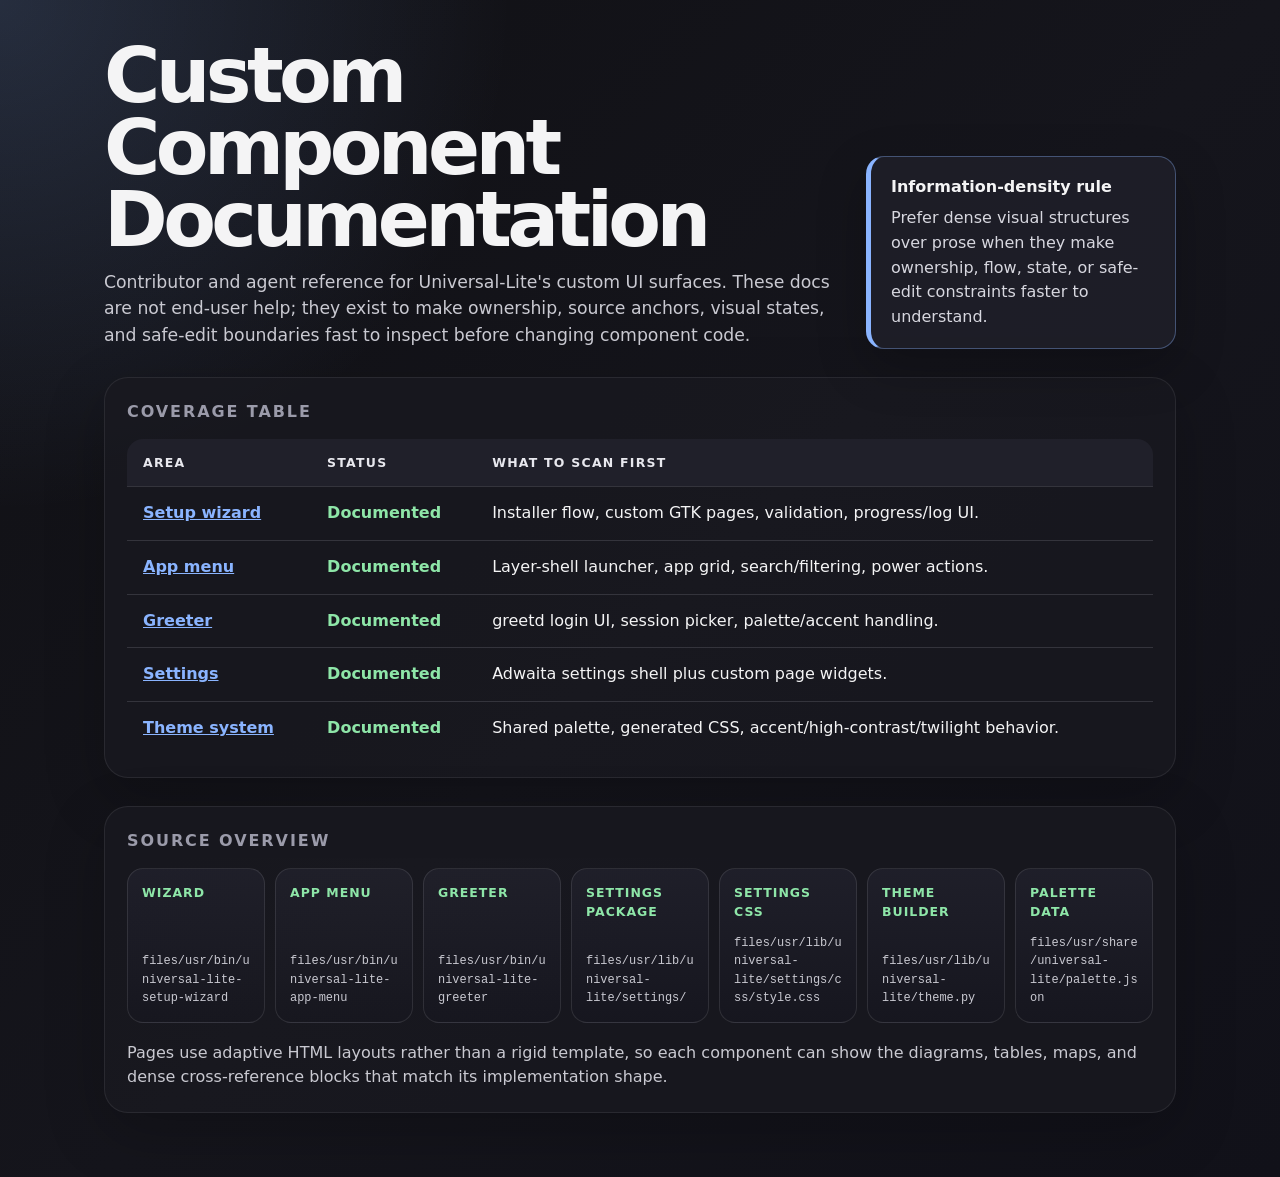
<file: docs/components/index.html>
<!doctype html>
<html lang="en">
<head>
  <meta charset="utf-8">
  <meta name="viewport" content="width=device-width, initial-scale=1">
  <title>Universal-Lite Component Documentation</title>
  <style>
    :root {
      color-scheme: dark;
      font-family: Inter, ui-sans-serif, system-ui, -apple-system, BlinkMacSystemFont, "Segoe UI", sans-serif;
      --panel-strong: #20202a;
      --line: #34343c;
      --text: #f4f4f5;
      --muted: #c9c9d1;
      --soft: #9b9baa;
      --link: #8ab4ff;
      --success: #8ee6a8;
    }

    * { box-sizing: border-box; }

    body {
      margin: 0;
      background:
        radial-gradient(circle at top left, rgba(138, 180, 255, 0.18), transparent 32rem),
        linear-gradient(135deg, #101014 0%, #15151c 52%, #111119 100%);
      color: var(--text);
      line-height: 1.55;
    }

    main {
      max-width: 1120px;
      margin: 0 auto;
      padding: 40px 24px 64px;
    }

    a { color: var(--link); }

    header {
      display: grid;
      grid-template-columns: minmax(0, 1fr) minmax(260px, 0.42fr);
      gap: 24px;
      align-items: end;
      margin-bottom: 28px;
    }

    h1 {
      margin: 0 0 12px;
      font-size: clamp(2.2rem, 6vw, 4.8rem);
      letter-spacing: -0.06em;
      line-height: 0.94;
    }

    h2 {
      margin: 0 0 14px;
      font-size: 1rem;
      letter-spacing: 0.12em;
      text-transform: uppercase;
      color: var(--soft);
    }

    .lede {
      color: var(--muted);
      max-width: 760px;
      margin: 0;
      font-size: 1.08rem;
    }

    .density-note {
      border: 1px solid rgba(138, 180, 255, 0.36);
      border-left: 5px solid var(--link);
      border-radius: 18px;
      padding: 18px 20px;
      color: #d7d7df;
      background: rgba(32, 32, 42, 0.82);
      box-shadow: 0 18px 50px rgba(0, 0, 0, 0.24);
    }

    .density-note strong {
      display: block;
      color: var(--text);
      margin-bottom: 6px;
    }

    section {
      margin-top: 28px;
      padding: 22px;
      border: 1px solid rgba(255, 255, 255, 0.08);
      border-radius: 24px;
      background: rgba(25, 25, 32, 0.86);
      box-shadow: 0 20px 60px rgba(0, 0, 0, 0.22);
    }

    table {
      width: 100%;
      border-collapse: collapse;
      overflow: hidden;
      border-radius: 16px;
    }

    th, td {
      border-bottom: 1px solid var(--line);
      padding: 14px 16px;
      text-align: left;
      vertical-align: top;
    }

    th {
      background: var(--panel-strong);
      color: #e8e8ee;
      font-size: 0.78rem;
      letter-spacing: 0.1em;
      text-transform: uppercase;
    }

    tr:last-child td { border-bottom: 0; }

    td:first-child { font-weight: 700; }

    code {
      background: #24242c;
      padding: 2px 6px;
      border-radius: 5px;
      color: #ececf2;
      font-size: 0.92em;
    }

    .status {
      color: var(--success);
      font-weight: 800;
      white-space: nowrap;
    }

    .source-map {
      display: grid;
      grid-template-columns: repeat(7, minmax(0, 1fr));
      gap: 10px;
    }

    .source-card {
      min-height: 132px;
      display: flex;
      flex-direction: column;
      justify-content: space-between;
      gap: 12px;
      padding: 14px;
      border: 1px solid rgba(255, 255, 255, 0.1);
      border-radius: 16px;
      background: linear-gradient(180deg, rgba(32, 32, 42, 0.96), rgba(23, 23, 31, 0.96));
    }

    .source-card b {
      color: var(--success);
      font-size: 0.78rem;
      letter-spacing: 0.08em;
      text-transform: uppercase;
    }

    .source-card code {
      overflow-wrap: anywhere;
      background: transparent;
      padding: 0;
      color: var(--muted);
    }

    .template-note {
      margin: 18px 0 0;
      color: var(--muted);
    }

    @media (max-width: 900px) {
      header { grid-template-columns: 1fr; }
      .source-map { grid-template-columns: repeat(2, minmax(0, 1fr)); }
    }

    @media (max-width: 620px) {
      main { padding: 28px 14px 44px; }
      section { padding: 16px; border-radius: 18px; }
      table, thead, tbody, tr, th, td { display: block; }
      thead { display: none; }
      tr { border-bottom: 1px solid var(--line); padding: 12px 0; }
      tr:last-child { border-bottom: 0; }
      td { border: 0; padding: 4px 0; }
      .source-map { grid-template-columns: 1fr; }
    }
  </style>
</head>
<body>
<main>
  <header>
    <div>
      <h1>Custom Component Documentation</h1>
      <p class="lede">Contributor and agent reference for Universal-Lite's custom UI surfaces. These docs are not end-user help; they exist to make ownership, source anchors, visual states, and safe-edit boundaries fast to inspect before changing component code.</p>
    </div>
    <aside class="density-note">
      <strong>Information-density rule</strong>
      Prefer dense visual structures over prose when they make ownership, flow, state, or safe-edit constraints faster to understand.
    </aside>
  </header>

  <section aria-labelledby="coverage-title">
    <h2 id="coverage-title">Coverage Table</h2>
    <table>
      <thead>
        <tr><th>Area</th><th>Status</th><th>What to scan first</th></tr>
      </thead>
      <tbody>
        <tr>
          <td><a href="setup-wizard.html">Setup wizard</a></td>
          <td class="status">Documented</td>
          <td>Installer flow, custom GTK pages, validation, progress/log UI.</td>
        </tr>
        <tr>
          <td><a href="app-menu.html">App menu</a></td>
          <td class="status">Documented</td>
          <td>Layer-shell launcher, app grid, search/filtering, power actions.</td>
        </tr>
        <tr>
          <td><a href="greeter.html">Greeter</a></td>
          <td class="status">Documented</td>
          <td>greetd login UI, session picker, palette/accent handling.</td>
        </tr>
        <tr>
          <td><a href="settings.html">Settings</a></td>
          <td class="status">Documented</td>
          <td>Adwaita settings shell plus custom page widgets.</td>
        </tr>
        <tr>
          <td><a href="theme-system.html">Theme system</a></td>
          <td class="status">Documented</td>
          <td>Shared palette, generated CSS, accent/high-contrast/twilight behavior.</td>
        </tr>
      </tbody>
    </table>
  </section>

  <section aria-labelledby="source-title">
    <h2 id="source-title">Source Overview</h2>
    <div class="source-map" aria-label="Source map for documented custom components">
      <article class="source-card"><b>Wizard</b><code>files/usr/bin/universal-lite-setup-wizard</code></article>
      <article class="source-card"><b>App Menu</b><code>files/usr/bin/universal-lite-app-menu</code></article>
      <article class="source-card"><b>Greeter</b><code>files/usr/bin/universal-lite-greeter</code></article>
      <article class="source-card"><b>Settings package</b><code>files/usr/lib/universal-lite/settings/</code></article>
      <article class="source-card"><b>Settings CSS</b><code>files/usr/lib/universal-lite/settings/css/style.css</code></article>
      <article class="source-card"><b>Theme builder</b><code>files/usr/lib/universal-lite/theme.py</code></article>
      <article class="source-card"><b>Palette data</b><code>files/usr/share/universal-lite/palette.json</code></article>
    </div>
    <p class="template-note">Pages use adaptive HTML layouts rather than a rigid template, so each component can show the diagrams, tables, maps, and dense cross-reference blocks that match its implementation shape.</p>
  </section>
</main>
</body>
</html>
</file>
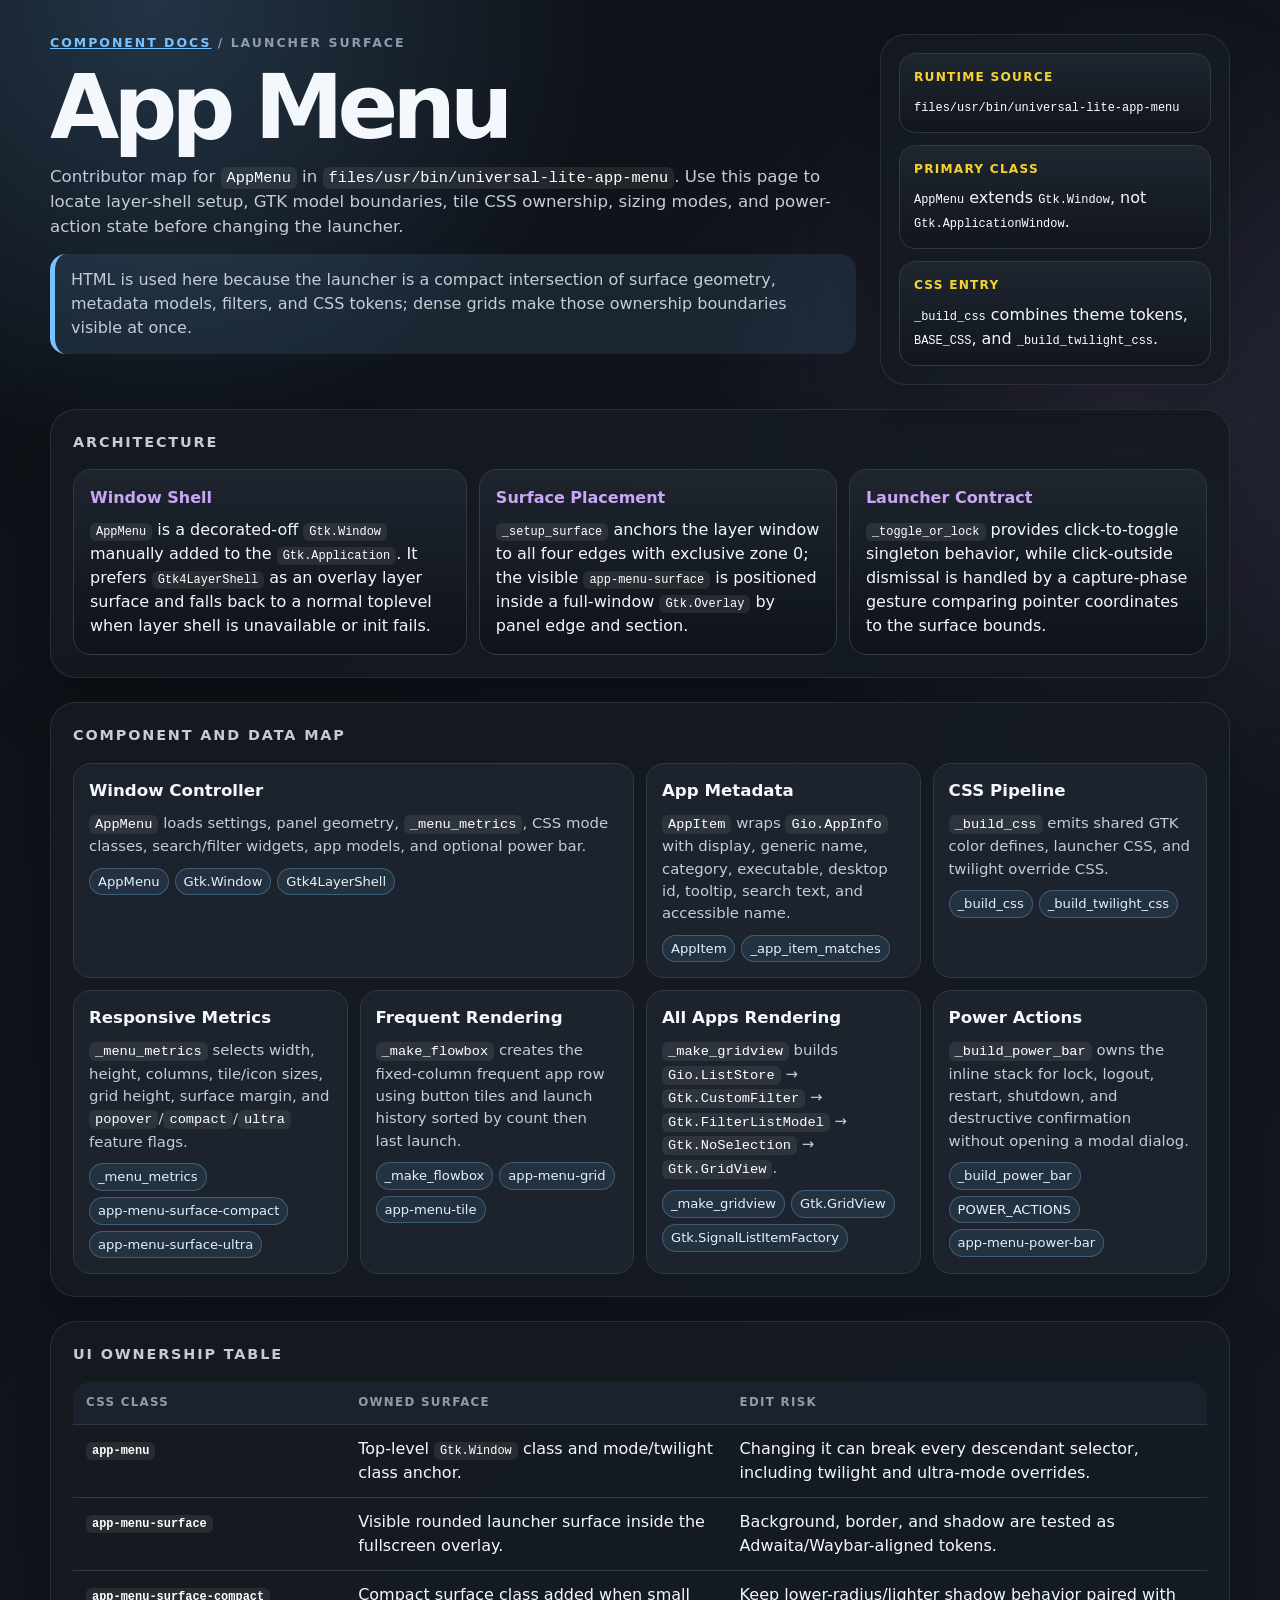
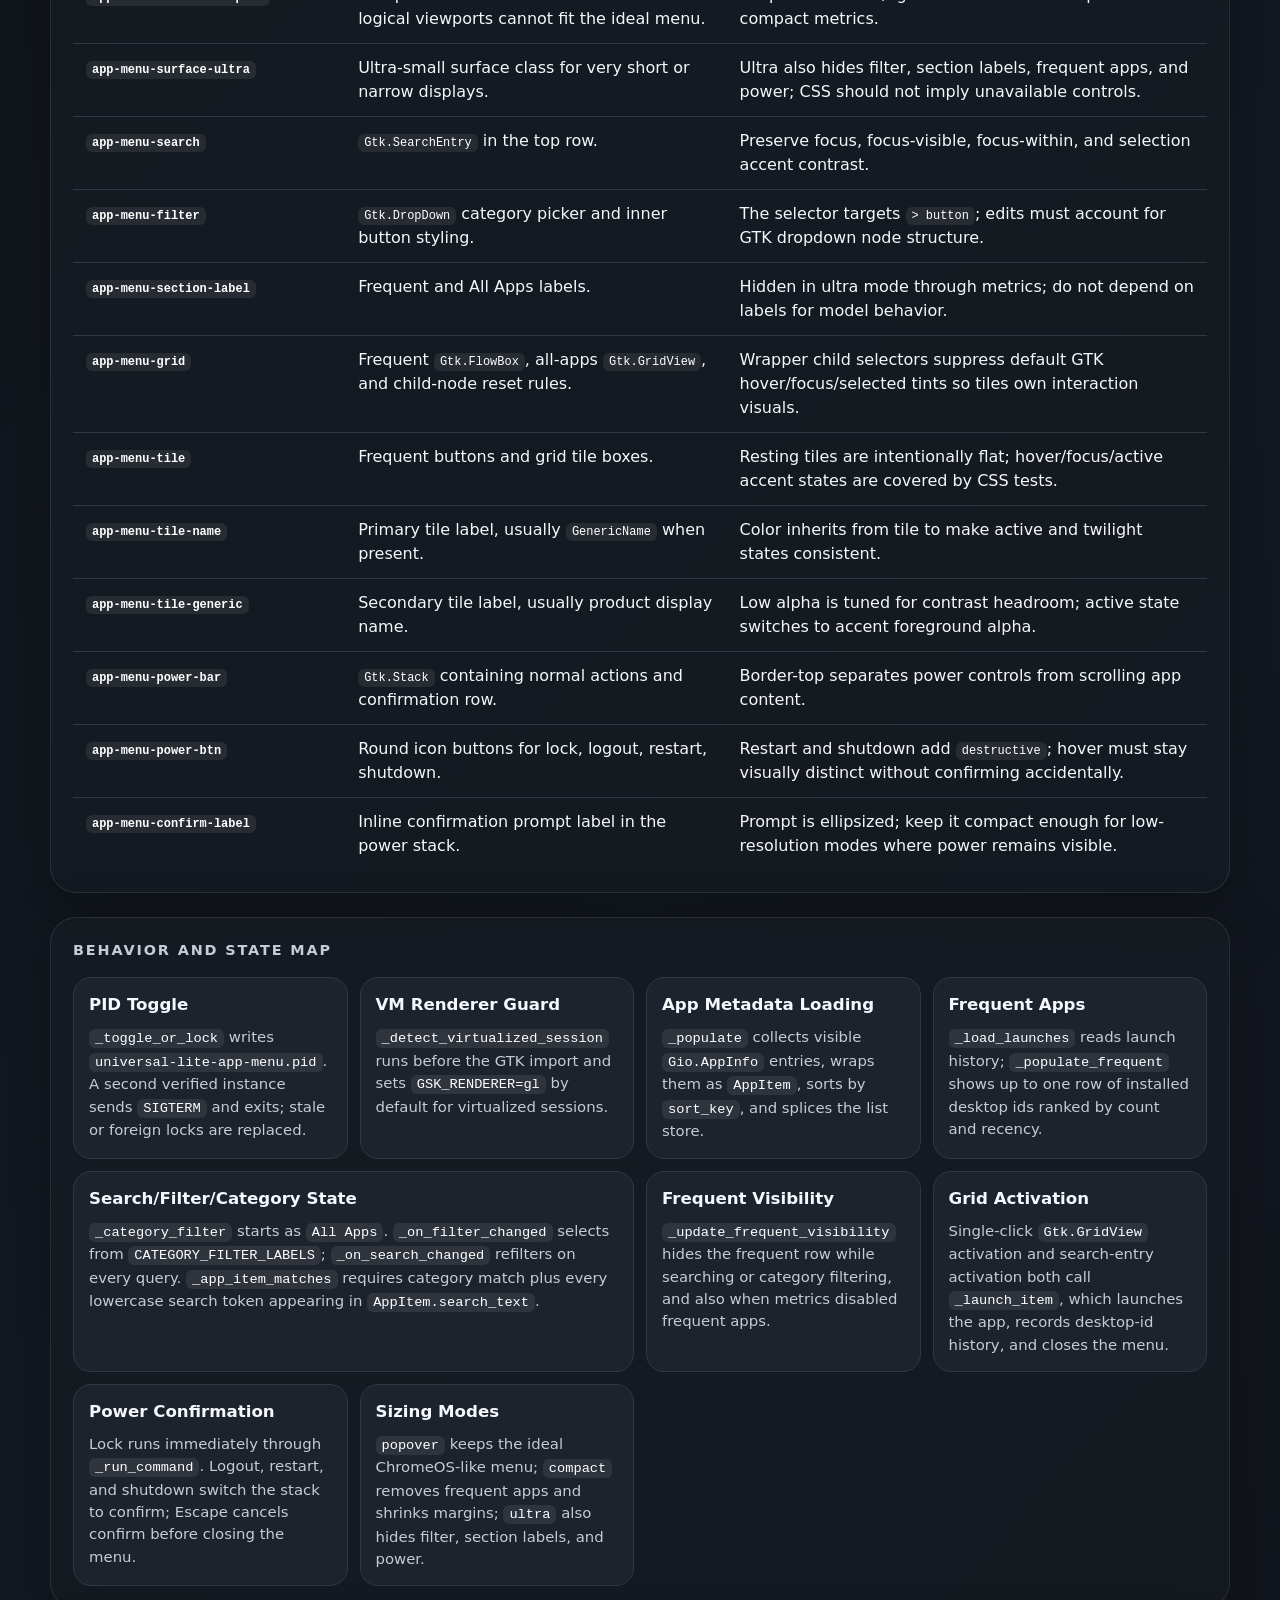
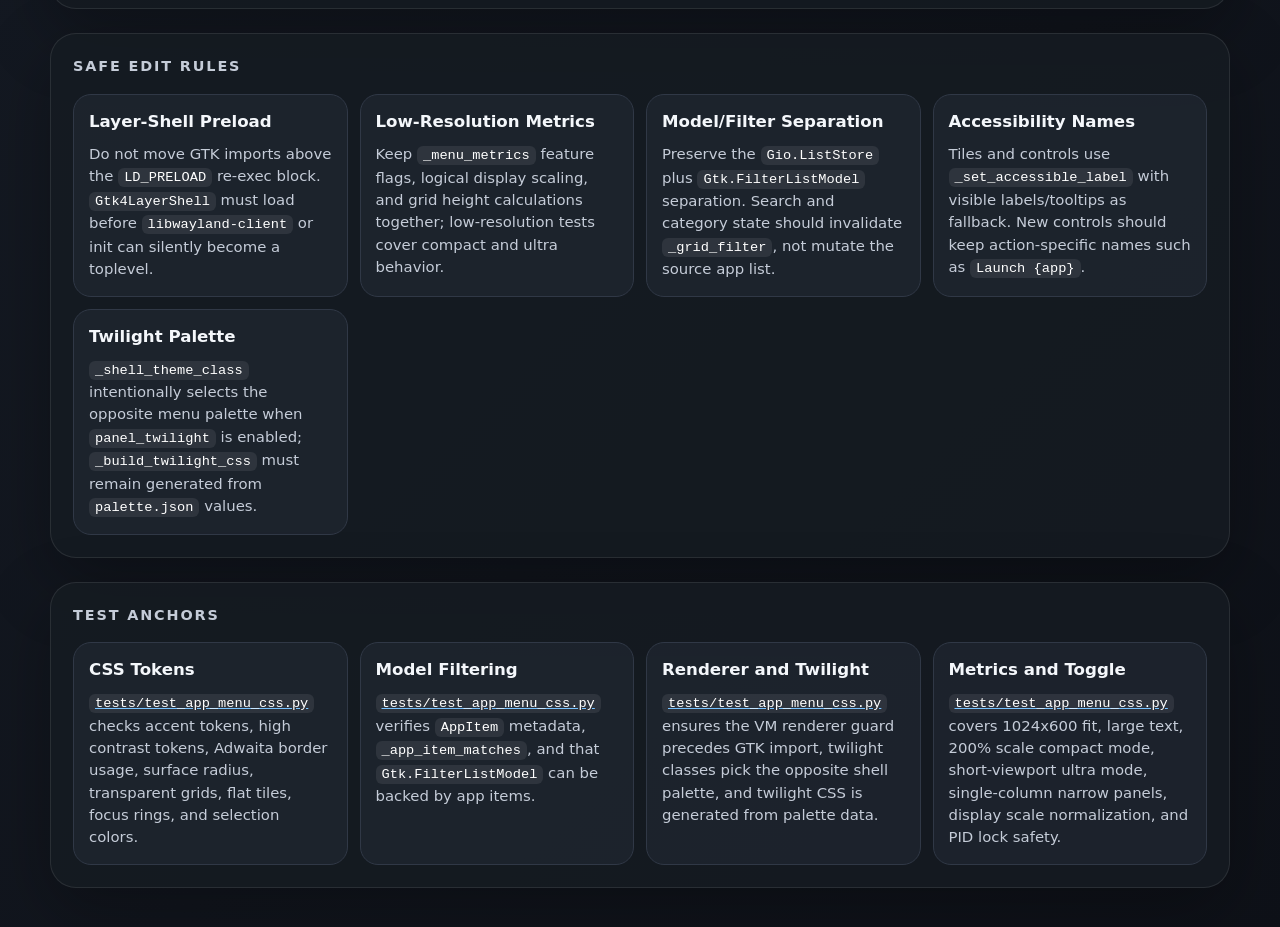
<file: docs/components/app-menu.html>
<!doctype html>
<html lang="en">
<head>
  <meta charset="utf-8">
  <meta name="viewport" content="width=device-width, initial-scale=1">
  <title>App Menu Component Documentation</title>
  <style>
    :root {
      color-scheme: dark;
      font-family: Inter, ui-sans-serif, system-ui, -apple-system, BlinkMacSystemFont, "Segoe UI", sans-serif;
      --bg: #0d1117;
      --panel: #161b22;
      --panel-2: #1f2630;
      --line: #303846;
      --text: #f4f7fb;
      --muted: #c5ccd8;
      --soft: #8f9bad;
      --accent: #78c2ff;
      --accent-2: #cba6f7;
      --warn: #f6d32d;
      --danger: #ff7b72;
      --ok: #57e389;
    }

    * { box-sizing: border-box; }

    body {
      margin: 0;
      background:
        radial-gradient(circle at 12% 0%, rgba(120, 194, 255, 0.2), transparent 28rem),
        radial-gradient(circle at 88% 10%, rgba(203, 166, 247, 0.14), transparent 26rem),
        linear-gradient(135deg, #0d1117 0%, #141922 58%, #0e1118 100%);
      color: var(--text);
      line-height: 1.5;
    }

    main {
      width: min(1180px, calc(100% - 40px));
      margin: 0 auto;
      padding: 34px 0 64px;
    }

    a { color: var(--accent); }

    code {
      padding: 2px 6px;
      border-radius: 6px;
      background: rgba(255, 255, 255, 0.08);
      color: #ffffff;
      font-size: 0.92em;
    }

    header {
      display: grid;
      grid-template-columns: minmax(0, 1fr) 350px;
      gap: 24px;
      align-items: stretch;
      margin-bottom: 24px;
    }

    .eyebrow {
      margin: 0 0 14px;
      color: var(--soft);
      font-size: 0.78rem;
      font-weight: 800;
      letter-spacing: 0.16em;
      text-transform: uppercase;
    }

    h1 {
      margin: 0;
      font-size: clamp(2.5rem, 7vw, 5.6rem);
      line-height: 0.9;
      letter-spacing: -0.068em;
    }

    h2 {
      margin: 0 0 16px;
      color: var(--muted);
      font-size: 0.9rem;
      letter-spacing: 0.13em;
      text-transform: uppercase;
    }

    h3 {
      margin: 0 0 8px;
      font-size: 1.04rem;
    }

    p { margin: 0; }

    .lede {
      max-width: 800px;
      margin-top: 18px;
      color: var(--muted);
      font-size: 1.04rem;
    }

    .source-map,
    section {
      border: 1px solid rgba(255, 255, 255, 0.09);
      border-radius: 26px;
      background: rgba(22, 27, 34, 0.9);
      box-shadow: 0 24px 70px rgba(0, 0, 0, 0.28);
    }

    .source-map {
      display: grid;
      gap: 12px;
      padding: 18px;
      align-content: start;
    }

    .source-card {
      padding: 14px;
      border: 1px solid var(--line);
      border-radius: 16px;
      background: linear-gradient(180deg, rgba(31, 38, 48, 0.96), rgba(17, 22, 30, 0.96));
    }

    .source-card b {
      display: block;
      margin-bottom: 8px;
      color: var(--warn);
      font-size: 0.76rem;
      letter-spacing: 0.1em;
      text-transform: uppercase;
    }

    .source-card code {
      display: inline;
      overflow-wrap: anywhere;
      background: transparent;
      padding: 0;
    }

    section { margin-top: 24px; padding: 22px; }

    .component-grid,
    .state-map,
    .safe-edit,
    .test-grid {
      display: grid;
      grid-template-columns: repeat(4, minmax(0, 1fr));
      gap: 12px;
    }

    .component-card,
    .state-card,
    .safe-card,
    .test-card {
      padding: 15px;
      border: 1px solid var(--line);
      border-radius: 18px;
      background: rgba(31, 38, 48, 0.78);
    }

    .component-card p,
    .state-card p,
    .safe-card p,
    .test-card p { color: var(--muted); font-size: 0.93rem; }

    .component-card.wide,
    .state-card.wide { grid-column: span 2; }

    .chips {
      display: flex;
      flex-wrap: wrap;
      gap: 6px;
      margin-top: 10px;
    }

    .chip {
      border: 1px solid rgba(120, 194, 255, 0.3);
      border-radius: 999px;
      padding: 3px 8px;
      color: #dff2ff;
      background: rgba(120, 194, 255, 0.09);
      font-size: 0.82rem;
      white-space: nowrap;
    }

    table {
      width: 100%;
      border-collapse: collapse;
      overflow: hidden;
      border-radius: 18px;
    }

    th, td {
      padding: 12px 13px;
      border-bottom: 1px solid var(--line);
      text-align: left;
      vertical-align: top;
    }

    th {
      background: #1b222d;
      color: var(--soft);
      font-size: 0.74rem;
      letter-spacing: 0.11em;
      text-transform: uppercase;
    }

    tr:last-child td { border-bottom: 0; }

    td:first-child { width: 24%; font-weight: 800; }

    .density-note {
      margin-top: 14px;
      padding: 14px 16px;
      border-left: 5px solid var(--accent);
      border-radius: 16px;
      background: rgba(120, 194, 255, 0.1);
      color: var(--muted);
    }

    .arch-strip {
      display: grid;
      grid-template-columns: 1.1fr 1fr 1fr;
      gap: 12px;
    }

    .arch-node {
      min-height: 132px;
      padding: 16px;
      border: 1px solid var(--line);
      border-radius: 18px;
      background: linear-gradient(180deg, rgba(31, 38, 48, 0.9), rgba(14, 18, 25, 0.9));
    }

    .arch-node strong {
      display: block;
      margin-bottom: 8px;
      color: var(--accent-2);
    }

    @media (max-width: 1060px) {
      header { grid-template-columns: 1fr; }
      .component-grid, .state-map, .safe-edit, .test-grid { grid-template-columns: repeat(2, minmax(0, 1fr)); }
      .arch-strip { grid-template-columns: 1fr; }
    }

    @media (max-width: 680px) {
      main { width: min(100% - 24px, 1180px); padding-top: 24px; }
      section { padding: 16px; border-radius: 20px; }
      .component-grid, .state-map, .safe-edit, .test-grid { grid-template-columns: 1fr; }
      .component-card.wide, .state-card.wide { grid-column: span 1; }
      table, thead, tbody, tr, th, td { display: block; }
      thead tr { padding: 0; }
      th { border-bottom: 1px solid rgba(255, 255, 255, 0.16); }
      tr { padding: 12px 0; border-bottom: 1px solid var(--line); }
      td { width: 100%; padding: 5px 0; border: 0; }
      td:first-child { width: 100%; }
    }
  </style>
</head>
<body>
<main>
  <header>
    <div>
      <p class="eyebrow"><a href="index.html">Component docs</a> / launcher surface</p>
      <h1>App Menu</h1>
      <p class="lede">Contributor map for <code>AppMenu</code> in <code>files/usr/bin/universal-lite-app-menu</code>. Use this page to locate layer-shell setup, GTK model boundaries, tile CSS ownership, sizing modes, and power-action state before changing the launcher.</p>
      <p class="density-note">HTML is used here because the launcher is a compact intersection of surface geometry, metadata models, filters, and CSS tokens; dense grids make those ownership boundaries visible at once.</p>
    </div>
    <aside class="source-map" aria-label="Source anchors">
      <div class="source-card"><b>Runtime source</b><code>files/usr/bin/universal-lite-app-menu</code></div>
      <div class="source-card"><b>Primary class</b><code>AppMenu</code> extends <code>Gtk.Window</code>, not <code>Gtk.ApplicationWindow</code>.</div>
      <div class="source-card"><b>CSS entry</b><code>_build_css</code> combines theme tokens, <code>BASE_CSS</code>, and <code>_build_twilight_css</code>.</div>
    </aside>
  </header>

  <section aria-labelledby="architecture-title">
    <h2 id="architecture-title">Architecture</h2>
    <div class="arch-strip">
      <article class="arch-node"><strong>Window Shell</strong><p><code>AppMenu</code> is a decorated-off <code>Gtk.Window</code> manually added to the <code>Gtk.Application</code>. It prefers <code>Gtk4LayerShell</code> as an overlay layer surface and falls back to a normal toplevel when layer shell is unavailable or init fails.</p></article>
      <article class="arch-node"><strong>Surface Placement</strong><p><code>_setup_surface</code> anchors the layer window to all four edges with exclusive zone 0; the visible <code>app-menu-surface</code> is positioned inside a full-window <code>Gtk.Overlay</code> by panel edge and section.</p></article>
      <article class="arch-node"><strong>Launcher Contract</strong><p><code>_toggle_or_lock</code> provides click-to-toggle singleton behavior, while click-outside dismissal is handled by a capture-phase gesture comparing pointer coordinates to the surface bounds.</p></article>
    </div>
  </section>

  <section aria-labelledby="components-title">
    <h2 id="components-title">Component and Data Map</h2>
    <div class="component-grid">
      <article class="component-card wide"><h3>Window Controller</h3><p><code>AppMenu</code> loads settings, panel geometry, <code>_menu_metrics</code>, CSS mode classes, search/filter widgets, app models, and optional power bar.</p><div class="chips"><span class="chip">AppMenu</span><span class="chip">Gtk.Window</span><span class="chip">Gtk4LayerShell</span></div></article>
      <article class="component-card"><h3>App Metadata</h3><p><code>AppItem</code> wraps <code>Gio.AppInfo</code> with display, generic name, category, executable, desktop id, tooltip, search text, and accessible name.</p><div class="chips"><span class="chip">AppItem</span><span class="chip">_app_item_matches</span></div></article>
      <article class="component-card"><h3>CSS Pipeline</h3><p><code>_build_css</code> emits shared GTK color defines, launcher CSS, and twilight override CSS.</p><div class="chips"><span class="chip">_build_css</span><span class="chip">_build_twilight_css</span></div></article>
      <article class="component-card"><h3>Responsive Metrics</h3><p><code>_menu_metrics</code> selects width, height, columns, tile/icon sizes, grid height, surface margin, and <code>popover</code>/<code>compact</code>/<code>ultra</code> feature flags.</p><div class="chips"><span class="chip">_menu_metrics</span><span class="chip">app-menu-surface-compact</span><span class="chip">app-menu-surface-ultra</span></div></article>
      <article class="component-card"><h3>Frequent Rendering</h3><p><code>_make_flowbox</code> creates the fixed-column frequent app row using button tiles and launch history sorted by count then last launch.</p><div class="chips"><span class="chip">_make_flowbox</span><span class="chip">app-menu-grid</span><span class="chip">app-menu-tile</span></div></article>
      <article class="component-card"><h3>All Apps Rendering</h3><p><code>_make_gridview</code> builds <code>Gio.ListStore</code> → <code>Gtk.CustomFilter</code> → <code>Gtk.FilterListModel</code> → <code>Gtk.NoSelection</code> → <code>Gtk.GridView</code>.</p><div class="chips"><span class="chip">_make_gridview</span><span class="chip">Gtk.GridView</span><span class="chip">Gtk.SignalListItemFactory</span></div></article>
      <article class="component-card"><h3>Power Actions</h3><p><code>_build_power_bar</code> owns the inline stack for lock, logout, restart, shutdown, and destructive confirmation without opening a modal dialog.</p><div class="chips"><span class="chip">_build_power_bar</span><span class="chip">POWER_ACTIONS</span><span class="chip">app-menu-power-bar</span></div></article>
    </div>
  </section>

  <section aria-labelledby="css-title">
    <h2 id="css-title">UI Ownership Table</h2>
    <table>
      <thead><tr><th>CSS class</th><th>Owned surface</th><th>Edit risk</th></tr></thead>
      <tbody>
        <tr><td><code>app-menu</code></td><td>Top-level <code>Gtk.Window</code> class and mode/twilight class anchor.</td><td>Changing it can break every descendant selector, including twilight and ultra-mode overrides.</td></tr>
        <tr><td><code>app-menu-surface</code></td><td>Visible rounded launcher surface inside the fullscreen overlay.</td><td>Background, border, and shadow are tested as Adwaita/Waybar-aligned tokens.</td></tr>
        <tr><td><code>app-menu-surface-compact</code></td><td>Compact surface class added when small logical viewports cannot fit the ideal menu.</td><td>Keep lower-radius/lighter shadow behavior paired with compact metrics.</td></tr>
        <tr><td><code>app-menu-surface-ultra</code></td><td>Ultra-small surface class for very short or narrow displays.</td><td>Ultra also hides filter, section labels, frequent apps, and power; CSS should not imply unavailable controls.</td></tr>
        <tr><td><code>app-menu-search</code></td><td><code>Gtk.SearchEntry</code> in the top row.</td><td>Preserve focus, focus-visible, focus-within, and selection accent contrast.</td></tr>
        <tr><td><code>app-menu-filter</code></td><td><code>Gtk.DropDown</code> category picker and inner button styling.</td><td>The selector targets <code>&gt; button</code>; edits must account for GTK dropdown node structure.</td></tr>
        <tr><td><code>app-menu-section-label</code></td><td>Frequent and All Apps labels.</td><td>Hidden in ultra mode through metrics; do not depend on labels for model behavior.</td></tr>
        <tr><td><code>app-menu-grid</code></td><td>Frequent <code>Gtk.FlowBox</code>, all-apps <code>Gtk.GridView</code>, and child-node reset rules.</td><td>Wrapper child selectors suppress default GTK hover/focus/selected tints so tiles own interaction visuals.</td></tr>
        <tr><td><code>app-menu-tile</code></td><td>Frequent buttons and grid tile boxes.</td><td>Resting tiles are intentionally flat; hover/focus/active accent states are covered by CSS tests.</td></tr>
        <tr><td><code>app-menu-tile-name</code></td><td>Primary tile label, usually <code>GenericName</code> when present.</td><td>Color inherits from tile to make active and twilight states consistent.</td></tr>
        <tr><td><code>app-menu-tile-generic</code></td><td>Secondary tile label, usually product display name.</td><td>Low alpha is tuned for contrast headroom; active state switches to accent foreground alpha.</td></tr>
        <tr><td><code>app-menu-power-bar</code></td><td><code>Gtk.Stack</code> containing normal actions and confirmation row.</td><td>Border-top separates power controls from scrolling app content.</td></tr>
        <tr><td><code>app-menu-power-btn</code></td><td>Round icon buttons for lock, logout, restart, shutdown.</td><td>Restart and shutdown add <code>destructive</code>; hover must stay visually distinct without confirming accidentally.</td></tr>
        <tr><td><code>app-menu-confirm-label</code></td><td>Inline confirmation prompt label in the power stack.</td><td>Prompt is ellipsized; keep it compact enough for low-resolution modes where power remains visible.</td></tr>
      </tbody>
    </table>
  </section>

  <section aria-labelledby="behavior-title">
    <h2 id="behavior-title">Behavior and State Map</h2>
    <div class="state-map">
      <article class="state-card"><h3>PID Toggle</h3><p><code>_toggle_or_lock</code> writes <code>universal-lite-app-menu.pid</code>. A second verified instance sends <code>SIGTERM</code> and exits; stale or foreign locks are replaced.</p></article>
      <article class="state-card"><h3>VM Renderer Guard</h3><p><code>_detect_virtualized_session</code> runs before the GTK import and sets <code>GSK_RENDERER=gl</code> by default for virtualized sessions.</p></article>
      <article class="state-card"><h3>App Metadata Loading</h3><p><code>_populate</code> collects visible <code>Gio.AppInfo</code> entries, wraps them as <code>AppItem</code>, sorts by <code>sort_key</code>, and splices the list store.</p></article>
      <article class="state-card"><h3>Frequent Apps</h3><p><code>_load_launches</code> reads launch history; <code>_populate_frequent</code> shows up to one row of installed desktop ids ranked by count and recency.</p></article>
      <article class="state-card wide"><h3>Search/Filter/Category State</h3><p><code>_category_filter</code> starts as <code>All Apps</code>. <code>_on_filter_changed</code> selects from <code>CATEGORY_FILTER_LABELS</code>; <code>_on_search_changed</code> refilters on every query. <code>_app_item_matches</code> requires category match plus every lowercase search token appearing in <code>AppItem.search_text</code>.</p></article>
      <article class="state-card"><h3>Frequent Visibility</h3><p><code>_update_frequent_visibility</code> hides the frequent row while searching or category filtering, and also when metrics disabled frequent apps.</p></article>
      <article class="state-card"><h3>Grid Activation</h3><p>Single-click <code>Gtk.GridView</code> activation and search-entry activation both call <code>_launch_item</code>, which launches the app, records desktop-id history, and closes the menu.</p></article>
      <article class="state-card"><h3>Power Confirmation</h3><p>Lock runs immediately through <code>_run_command</code>. Logout, restart, and shutdown switch the stack to confirm; Escape cancels confirm before closing the menu.</p></article>
      <article class="state-card"><h3>Sizing Modes</h3><p><code>popover</code> keeps the ideal ChromeOS-like menu; <code>compact</code> removes frequent apps and shrinks margins; <code>ultra</code> also hides filter, section labels, and power.</p></article>
    </div>
  </section>

  <section aria-labelledby="safe-title">
    <h2 id="safe-title">Safe Edit Rules</h2>
    <div class="safe-edit">
      <article class="safe-card"><h3>Layer-Shell Preload</h3><p>Do not move GTK imports above the <code>LD_PRELOAD</code> re-exec block. <code>Gtk4LayerShell</code> must load before <code>libwayland-client</code> or init can silently become a toplevel.</p></article>
      <article class="safe-card"><h3>Low-Resolution Metrics</h3><p>Keep <code>_menu_metrics</code> feature flags, logical display scaling, and grid height calculations together; low-resolution tests cover compact and ultra behavior.</p></article>
      <article class="safe-card"><h3>Model/Filter Separation</h3><p>Preserve the <code>Gio.ListStore</code> plus <code>Gtk.FilterListModel</code> separation. Search and category state should invalidate <code>_grid_filter</code>, not mutate the source app list.</p></article>
      <article class="safe-card"><h3>Accessibility Names</h3><p>Tiles and controls use <code>_set_accessible_label</code> with visible labels/tooltips as fallback. New controls should keep action-specific names such as <code>Launch {app}</code>.</p></article>
      <article class="safe-card"><h3>Twilight Palette</h3><p><code>_shell_theme_class</code> intentionally selects the opposite menu palette when <code>panel_twilight</code> is enabled; <code>_build_twilight_css</code> must remain generated from <code>palette.json</code> values.</p></article>
    </div>
  </section>

  <section aria-labelledby="tests-title">
    <h2 id="tests-title">Test Anchors</h2>
    <div class="test-grid">
      <article class="test-card"><h3>CSS Tokens</h3><p><a href="../../tests/test_app_menu_css.py"><code>tests/test_app_menu_css.py</code></a> checks accent tokens, high contrast tokens, Adwaita border usage, surface radius, transparent grids, flat tiles, focus rings, and selection colors.</p></article>
      <article class="test-card"><h3>Model Filtering</h3><p><a href="../../tests/test_app_menu_css.py"><code>tests/test_app_menu_css.py</code></a> verifies <code>AppItem</code> metadata, <code>_app_item_matches</code>, and that <code>Gtk.FilterListModel</code> can be backed by app items.</p></article>
      <article class="test-card"><h3>Renderer and Twilight</h3><p><a href="../../tests/test_app_menu_css.py"><code>tests/test_app_menu_css.py</code></a> ensures the VM renderer guard precedes GTK import, twilight classes pick the opposite shell palette, and twilight CSS is generated from palette data.</p></article>
      <article class="test-card"><h3>Metrics and Toggle</h3><p><a href="../../tests/test_app_menu_css.py"><code>tests/test_app_menu_css.py</code></a> covers 1024x600 fit, large text, 200% scale compact mode, short-viewport ultra mode, single-column narrow panels, display scale normalization, and PID lock safety.</p></article>
    </div>
  </section>
</main>
</body>
</html>
</file>
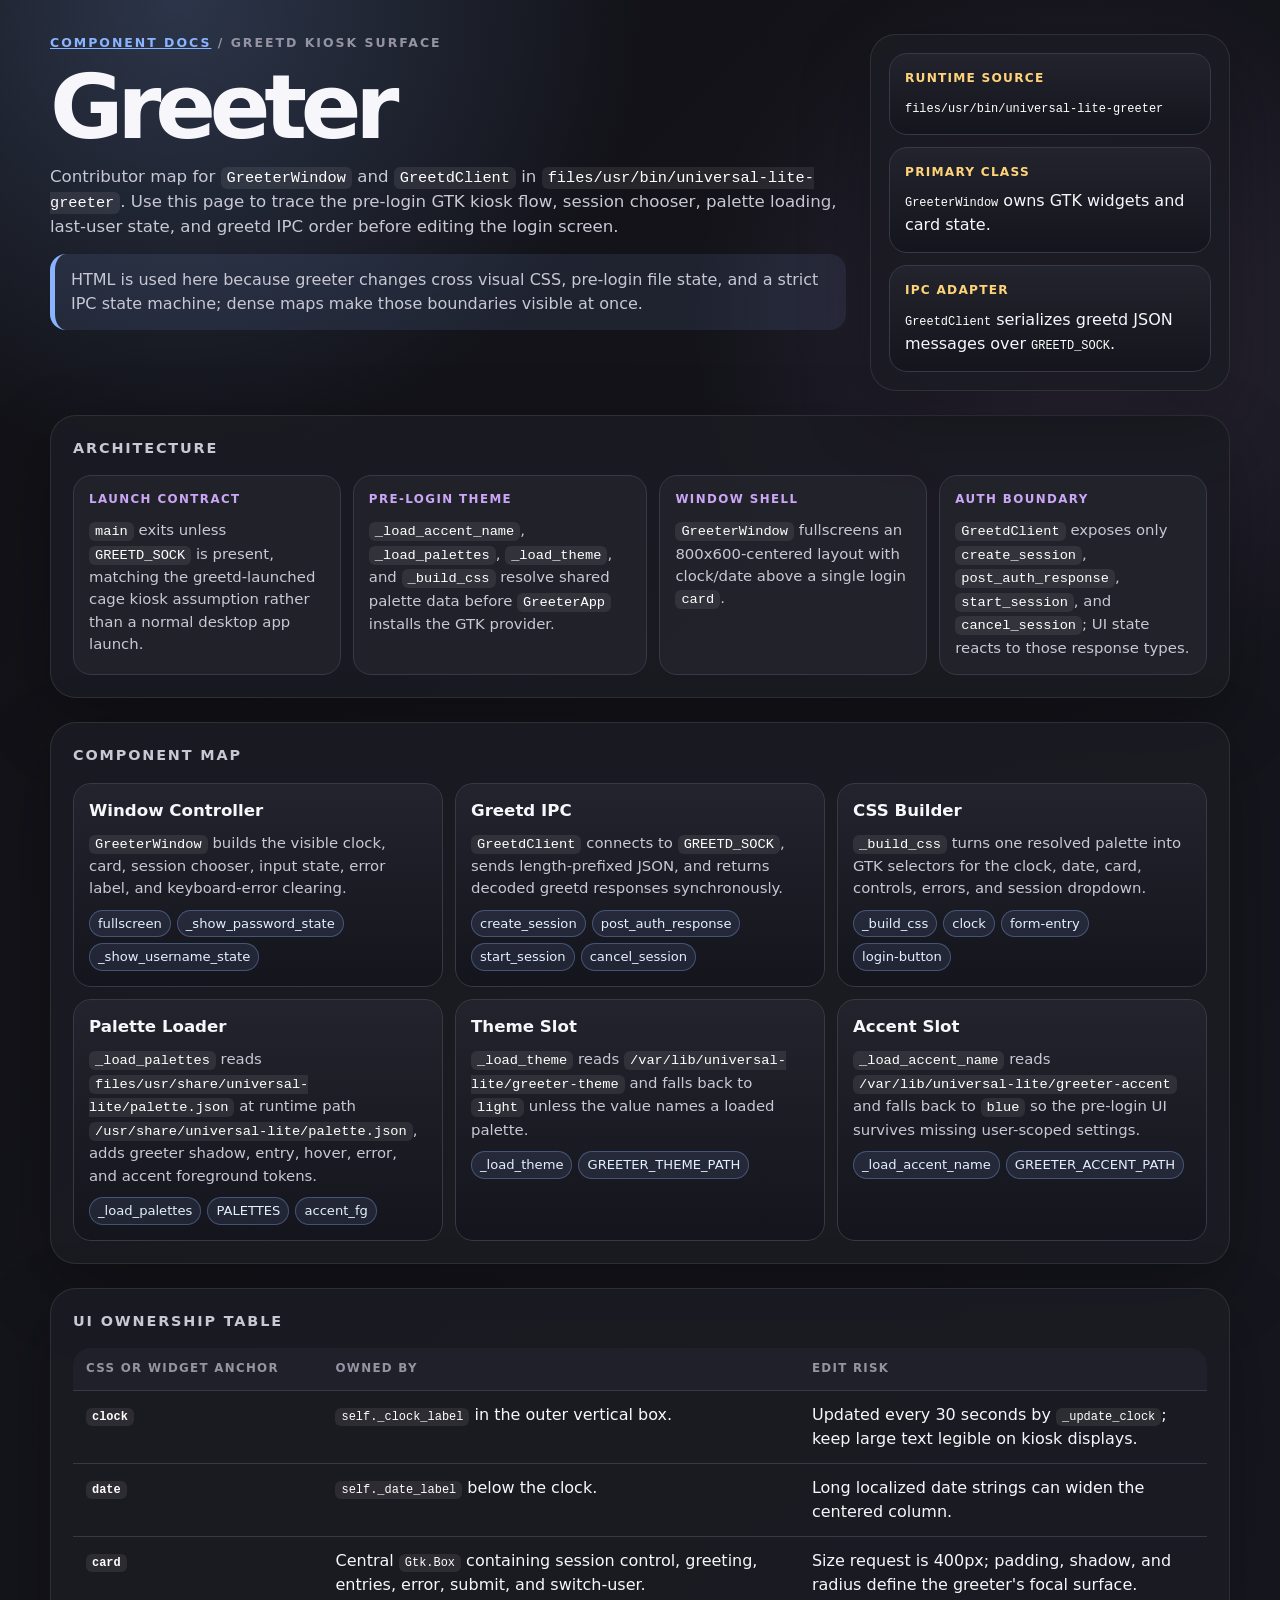
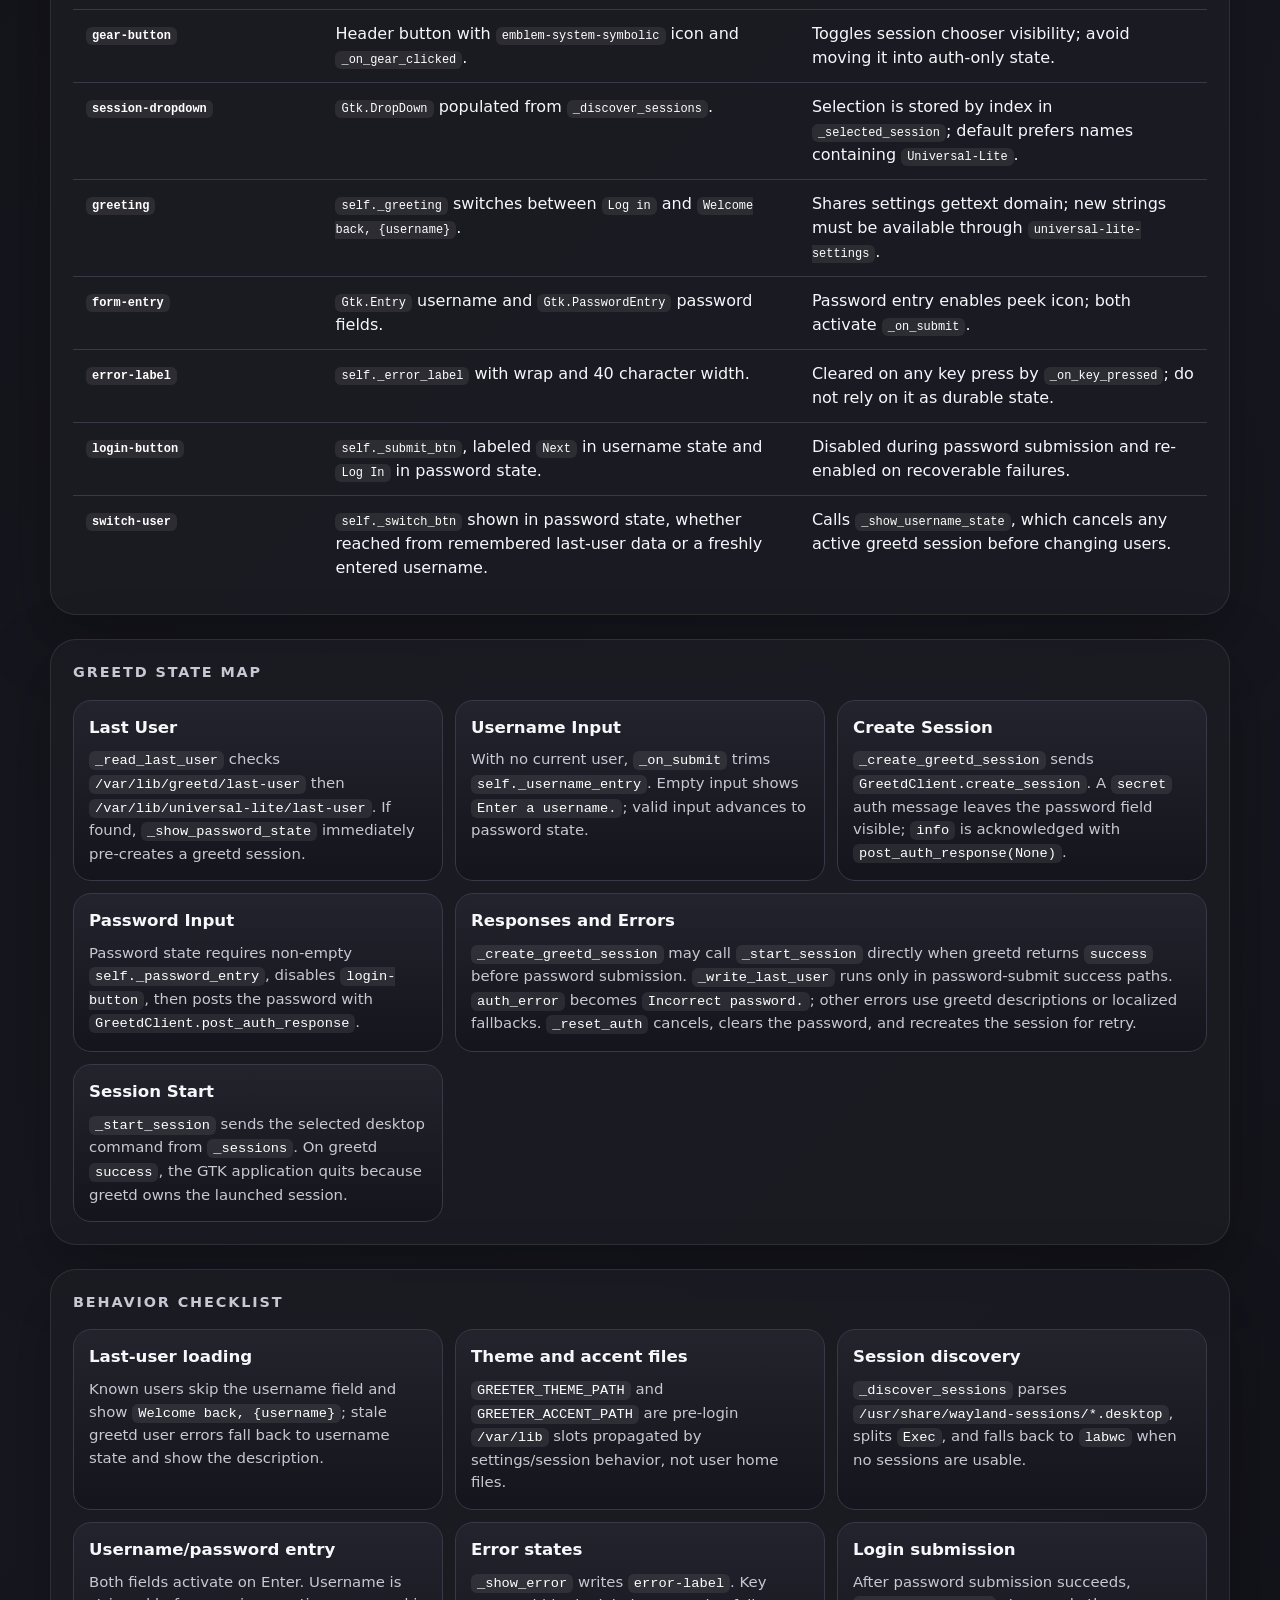
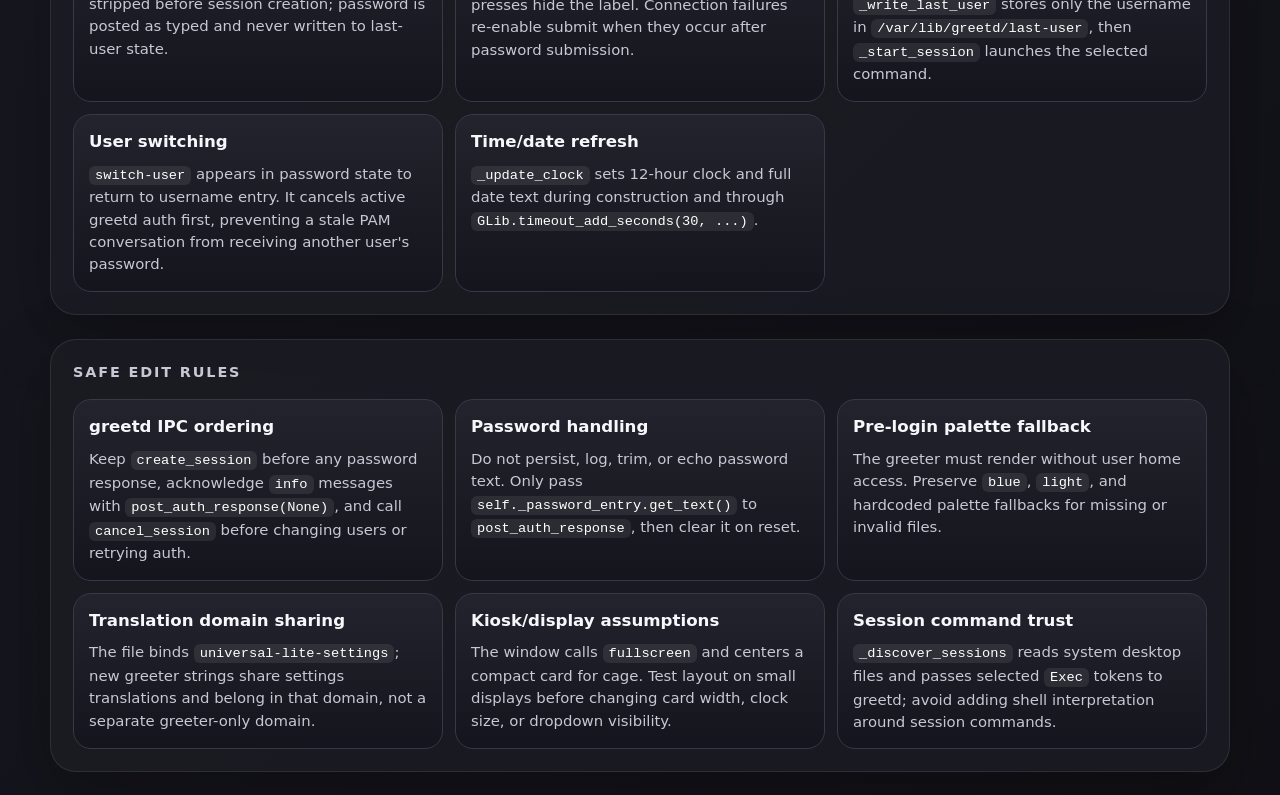
<file: docs/components/greeter.html>
<!doctype html>
<html lang="en">
<head>
  <meta charset="utf-8">
  <meta name="viewport" content="width=device-width, initial-scale=1">
  <title>Greeter Component Documentation</title>
  <style>
    :root {
      color-scheme: dark;
      font-family: Inter, ui-sans-serif, system-ui, -apple-system, BlinkMacSystemFont, "Segoe UI", sans-serif;
      --bg: #111116;
      --panel: #1b1b23;
      --panel-2: #24242e;
      --line: #383846;
      --text: #f7f7fb;
      --muted: #c8c8d4;
      --soft: #9494a3;
      --accent: #8ab4ff;
      --accent-2: #cba6f7;
      --warn: #ffd479;
      --danger: #ff7b7b;
      --ok: #57e389;
    }

    * { box-sizing: border-box; }

    body {
      margin: 0;
      background:
        radial-gradient(circle at 14% 0%, rgba(138, 180, 255, 0.22), transparent 29rem),
        radial-gradient(circle at 84% 8%, rgba(203, 166, 247, 0.14), transparent 24rem),
        linear-gradient(135deg, #111116 0%, #171720 58%, #101016 100%);
      color: var(--text);
      line-height: 1.5;
    }

    main {
      width: min(1180px, calc(100% - 40px));
      margin: 0 auto;
      padding: 34px 0 64px;
    }

    a { color: var(--accent); }

    code {
      padding: 2px 6px;
      border-radius: 6px;
      background: rgba(255, 255, 255, 0.08);
      color: #ffffff;
      font-size: 0.92em;
    }

    header {
      display: grid;
      grid-template-columns: minmax(0, 1fr) 360px;
      gap: 24px;
      align-items: stretch;
      margin-bottom: 24px;
    }

    .eyebrow {
      margin: 0 0 14px;
      color: var(--soft);
      font-size: 0.78rem;
      font-weight: 800;
      letter-spacing: 0.16em;
      text-transform: uppercase;
    }

    h1 {
      margin: 0;
      font-size: clamp(2.6rem, 7vw, 5.8rem);
      line-height: 0.9;
      letter-spacing: -0.07em;
    }

    h2 {
      margin: 0 0 16px;
      color: var(--muted);
      font-size: 0.9rem;
      letter-spacing: 0.13em;
      text-transform: uppercase;
    }

    h3 { margin: 0 0 8px; font-size: 1.04rem; }
    p { margin: 0; }

    .lede {
      max-width: 810px;
      margin-top: 18px;
      color: var(--muted);
      font-size: 1.04rem;
    }

    .source-map,
    section {
      border: 1px solid rgba(255, 255, 255, 0.09);
      border-radius: 26px;
      background: rgba(27, 27, 35, 0.9);
      box-shadow: 0 24px 70px rgba(0, 0, 0, 0.28);
    }

    .source-map {
      display: grid;
      gap: 12px;
      padding: 18px;
      align-content: start;
    }

    .source-card,
    .component-card,
    .state-card,
    .safe-card,
    .behavior-card {
      padding: 15px;
      border: 1px solid var(--line);
      border-radius: 18px;
      background: linear-gradient(180deg, rgba(36, 36, 46, 0.92), rgba(20, 20, 28, 0.92));
    }

    .source-card b {
      display: block;
      margin-bottom: 8px;
      color: var(--warn);
      font-size: 0.76rem;
      letter-spacing: 0.1em;
      text-transform: uppercase;
    }

    .source-card code {
      display: inline;
      overflow-wrap: anywhere;
      background: transparent;
      padding: 0;
    }

    section { margin-top: 24px; padding: 22px; }

    .arch-strip {
      display: grid;
      grid-template-columns: 1fr 1.1fr 1fr 1fr;
      gap: 12px;
    }

    .arch-card {
      min-height: 150px;
      padding: 15px;
      border: 1px solid var(--line);
      border-radius: 18px;
      background: rgba(36, 36, 46, 0.78);
    }

    .arch-card b {
      display: block;
      margin-bottom: 10px;
      color: var(--accent-2);
      font-size: 0.74rem;
      letter-spacing: 0.12em;
      text-transform: uppercase;
    }

    .component-grid,
    .state-map,
    .safe-edit,
    .behavior-grid {
      display: grid;
      grid-template-columns: repeat(3, minmax(0, 1fr));
      gap: 12px;
    }

    .component-card p,
    .state-card p,
    .safe-card p,
    .behavior-card p,
    .arch-card p { color: var(--muted); font-size: 0.93rem; }

    .state-card.wide { grid-column: span 2; }

    .chips {
      display: flex;
      flex-wrap: wrap;
      gap: 6px;
      margin-top: 10px;
    }

    .chip {
      border: 1px solid rgba(138, 180, 255, 0.32);
      border-radius: 999px;
      padding: 3px 8px;
      color: #e4efff;
      background: rgba(138, 180, 255, 0.1);
      font-size: 0.82rem;
      white-space: nowrap;
    }

    table {
      width: 100%;
      border-collapse: collapse;
      overflow: hidden;
      border-radius: 18px;
    }

    th, td {
      padding: 12px 13px;
      border-bottom: 1px solid var(--line);
      text-align: left;
      vertical-align: top;
    }

    th {
      background: #20202a;
      color: var(--soft);
      font-size: 0.74rem;
      letter-spacing: 0.11em;
      text-transform: uppercase;
    }

    tr:last-child td { border-bottom: 0; }
    td:first-child { width: 22%; font-weight: 800; }

    .density-note {
      margin-top: 14px;
      padding: 14px 16px;
      border-left: 5px solid var(--accent);
      border-radius: 16px;
      background: rgba(138, 180, 255, 0.1);
      color: var(--muted);
    }

    @media (max-width: 980px) {
      header { grid-template-columns: 1fr; }
      .arch-strip { grid-template-columns: repeat(2, minmax(0, 1fr)); }
      .component-grid, .state-map, .safe-edit, .behavior-grid { grid-template-columns: repeat(2, minmax(0, 1fr)); }
    }

    @media (max-width: 680px) {
      main { width: min(100% - 24px, 1180px); padding-top: 24px; }
      section { padding: 16px; border-radius: 20px; }
      .arch-strip, .component-grid, .state-map, .safe-edit, .behavior-grid { grid-template-columns: 1fr; }
      .state-card.wide { grid-column: auto; }
      table, thead, tbody, tr, th, td { display: block; }
      thead tr { padding: 0; }
      th { border-bottom: 1px solid rgba(255, 255, 255, 0.16); }
      tr { padding: 12px 0; border-bottom: 1px solid var(--line); }
      td { width: 100%; padding: 5px 0; border: 0; }
      td:first-child { width: 100%; }
    }
  </style>
</head>
<body>
<main>
  <header>
    <div>
      <p class="eyebrow"><a href="index.html">Component docs</a> / greetd kiosk surface</p>
      <h1>Greeter</h1>
      <p class="lede">Contributor map for <code>GreeterWindow</code> and <code>GreetdClient</code> in <code>files/usr/bin/universal-lite-greeter</code>. Use this page to trace the pre-login GTK kiosk flow, session chooser, palette loading, last-user state, and greetd IPC order before editing the login screen.</p>
      <p class="density-note">HTML is used here because greeter changes cross visual CSS, pre-login file state, and a strict IPC state machine; dense maps make those boundaries visible at once.</p>
    </div>
    <aside class="source-map" aria-label="Source anchors">
      <div class="source-card"><b>Runtime source</b><code>files/usr/bin/universal-lite-greeter</code></div>
      <div class="source-card"><b>Primary class</b><code>GreeterWindow</code> owns GTK widgets and card state.</div>
      <div class="source-card"><b>IPC adapter</b><code>GreetdClient</code> serializes greetd JSON messages over <code>GREETD_SOCK</code>.</div>
    </aside>
  </header>

  <section aria-labelledby="architecture-title">
    <h2 id="architecture-title">Architecture</h2>
    <div class="arch-strip">
      <article class="arch-card"><b>Launch contract</b><p><code>main</code> exits unless <code>GREETD_SOCK</code> is present, matching the greetd-launched cage kiosk assumption rather than a normal desktop app launch.</p></article>
      <article class="arch-card"><b>Pre-login theme</b><p><code>_load_accent_name</code>, <code>_load_palettes</code>, <code>_load_theme</code>, and <code>_build_css</code> resolve shared palette data before <code>GreeterApp</code> installs the GTK provider.</p></article>
      <article class="arch-card"><b>Window shell</b><p><code>GreeterWindow</code> fullscreens an 800x600-centered layout with clock/date above a single login <code>card</code>.</p></article>
      <article class="arch-card"><b>Auth boundary</b><p><code>GreetdClient</code> exposes only <code>create_session</code>, <code>post_auth_response</code>, <code>start_session</code>, and <code>cancel_session</code>; UI state reacts to those response types.</p></article>
    </div>
  </section>

  <section aria-labelledby="components-title">
    <h2 id="components-title">Component Map</h2>
    <div class="component-grid">
      <article class="component-card"><h3>Window Controller</h3><p><code>GreeterWindow</code> builds the visible clock, card, session chooser, input state, error label, and keyboard-error clearing.</p><div class="chips"><span class="chip">fullscreen</span><span class="chip">_show_password_state</span><span class="chip">_show_username_state</span></div></article>
      <article class="component-card"><h3>Greetd IPC</h3><p><code>GreetdClient</code> connects to <code>GREETD_SOCK</code>, sends length-prefixed JSON, and returns decoded greetd responses synchronously.</p><div class="chips"><span class="chip">create_session</span><span class="chip">post_auth_response</span><span class="chip">start_session</span><span class="chip">cancel_session</span></div></article>
      <article class="component-card"><h3>CSS Builder</h3><p><code>_build_css</code> turns one resolved palette into GTK selectors for the clock, date, card, controls, errors, and session dropdown.</p><div class="chips"><span class="chip">_build_css</span><span class="chip">clock</span><span class="chip">form-entry</span><span class="chip">login-button</span></div></article>
      <article class="component-card"><h3>Palette Loader</h3><p><code>_load_palettes</code> reads <code>files/usr/share/universal-lite/palette.json</code> at runtime path <code>/usr/share/universal-lite/palette.json</code>, adds greeter shadow, entry, hover, error, and accent foreground tokens.</p><div class="chips"><span class="chip">_load_palettes</span><span class="chip">PALETTES</span><span class="chip">accent_fg</span></div></article>
      <article class="component-card"><h3>Theme Slot</h3><p><code>_load_theme</code> reads <code>/var/lib/universal-lite/greeter-theme</code> and falls back to <code>light</code> unless the value names a loaded palette.</p><div class="chips"><span class="chip">_load_theme</span><span class="chip">GREETER_THEME_PATH</span></div></article>
      <article class="component-card"><h3>Accent Slot</h3><p><code>_load_accent_name</code> reads <code>/var/lib/universal-lite/greeter-accent</code> and falls back to <code>blue</code> so the pre-login UI survives missing user-scoped settings.</p><div class="chips"><span class="chip">_load_accent_name</span><span class="chip">GREETER_ACCENT_PATH</span></div></article>
    </div>
  </section>

  <section aria-labelledby="ownership-title">
    <h2 id="ownership-title">UI Ownership Table</h2>
    <table>
      <thead><tr><th>CSS or widget anchor</th><th>Owned by</th><th>Edit risk</th></tr></thead>
      <tbody>
        <tr><td><code>clock</code></td><td><code>self._clock_label</code> in the outer vertical box.</td><td>Updated every 30 seconds by <code>_update_clock</code>; keep large text legible on kiosk displays.</td></tr>
        <tr><td><code>date</code></td><td><code>self._date_label</code> below the clock.</td><td>Long localized date strings can widen the centered column.</td></tr>
        <tr><td><code>card</code></td><td>Central <code>Gtk.Box</code> containing session control, greeting, entries, error, submit, and switch-user.</td><td>Size request is 400px; padding, shadow, and radius define the greeter's focal surface.</td></tr>
        <tr><td><code>gear-button</code></td><td>Header button with <code>emblem-system-symbolic</code> icon and <code>_on_gear_clicked</code>.</td><td>Toggles session chooser visibility; avoid moving it into auth-only state.</td></tr>
        <tr><td><code>session-dropdown</code></td><td><code>Gtk.DropDown</code> populated from <code>_discover_sessions</code>.</td><td>Selection is stored by index in <code>_selected_session</code>; default prefers names containing <code>Universal-Lite</code>.</td></tr>
        <tr><td><code>greeting</code></td><td><code>self._greeting</code> switches between <code>Log in</code> and <code>Welcome back, {username}</code>.</td><td>Shares settings gettext domain; new strings must be available through <code>universal-lite-settings</code>.</td></tr>
        <tr><td><code>form-entry</code></td><td><code>Gtk.Entry</code> username and <code>Gtk.PasswordEntry</code> password fields.</td><td>Password entry enables peek icon; both activate <code>_on_submit</code>.</td></tr>
        <tr><td><code>error-label</code></td><td><code>self._error_label</code> with wrap and 40 character width.</td><td>Cleared on any key press by <code>_on_key_pressed</code>; do not rely on it as durable state.</td></tr>
        <tr><td><code>login-button</code></td><td><code>self._submit_btn</code>, labeled <code>Next</code> in username state and <code>Log In</code> in password state.</td><td>Disabled during password submission and re-enabled on recoverable failures.</td></tr>
        <tr><td><code>switch-user</code></td><td><code>self._switch_btn</code> shown in password state, whether reached from remembered last-user data or a freshly entered username.</td><td>Calls <code>_show_username_state</code>, which cancels any active greetd session before changing users.</td></tr>
      </tbody>
    </table>
  </section>

  <section aria-labelledby="state-title">
    <h2 id="state-title">Greetd State Map</h2>
    <div class="state-map">
      <article class="state-card"><h3>Last User</h3><p><code>_read_last_user</code> checks <code>/var/lib/greetd/last-user</code> then <code>/var/lib/universal-lite/last-user</code>. If found, <code>_show_password_state</code> immediately pre-creates a greetd session.</p></article>
      <article class="state-card"><h3>Username Input</h3><p>With no current user, <code>_on_submit</code> trims <code>self._username_entry</code>. Empty input shows <code>Enter a username.</code>; valid input advances to password state.</p></article>
      <article class="state-card"><h3>Create Session</h3><p><code>_create_greetd_session</code> sends <code>GreetdClient.create_session</code>. A <code>secret</code> auth message leaves the password field visible; <code>info</code> is acknowledged with <code>post_auth_response(None)</code>.</p></article>
      <article class="state-card"><h3>Password Input</h3><p>Password state requires non-empty <code>self._password_entry</code>, disables <code>login-button</code>, then posts the password with <code>GreetdClient.post_auth_response</code>.</p></article>
      <article class="state-card wide"><h3>Responses and Errors</h3><p><code>_create_greetd_session</code> may call <code>_start_session</code> directly when greetd returns <code>success</code> before password submission. <code>_write_last_user</code> runs only in password-submit success paths. <code>auth_error</code> becomes <code>Incorrect password.</code>; other errors use greetd descriptions or localized fallbacks. <code>_reset_auth</code> cancels, clears the password, and recreates the session for retry.</p></article>
      <article class="state-card"><h3>Session Start</h3><p><code>_start_session</code> sends the selected desktop command from <code>_sessions</code>. On greetd <code>success</code>, the GTK application quits because greetd owns the launched session.</p></article>
    </div>
  </section>

  <section aria-labelledby="behavior-title">
    <h2 id="behavior-title">Behavior Checklist</h2>
    <div class="behavior-grid">
      <article class="behavior-card"><h3>Last-user loading</h3><p>Known users skip the username field and show <code>Welcome back, {username}</code>; stale greetd user errors fall back to username state and show the description.</p></article>
      <article class="behavior-card"><h3>Theme and accent files</h3><p><code>GREETER_THEME_PATH</code> and <code>GREETER_ACCENT_PATH</code> are pre-login <code>/var/lib</code> slots propagated by settings/session behavior, not user home files.</p></article>
      <article class="behavior-card"><h3>Session discovery</h3><p><code>_discover_sessions</code> parses <code>/usr/share/wayland-sessions/*.desktop</code>, splits <code>Exec</code>, and falls back to <code>labwc</code> when no sessions are usable.</p></article>
      <article class="behavior-card"><h3>Username/password entry</h3><p>Both fields activate on Enter. Username is stripped before session creation; password is posted as typed and never written to last-user state.</p></article>
      <article class="behavior-card"><h3>Error states</h3><p><code>_show_error</code> writes <code>error-label</code>. Key presses hide the label. Connection failures re-enable submit when they occur after password submission.</p></article>
      <article class="behavior-card"><h3>Login submission</h3><p>After password submission succeeds, <code>_write_last_user</code> stores only the username in <code>/var/lib/greetd/last-user</code>, then <code>_start_session</code> launches the selected command.</p></article>
      <article class="behavior-card"><h3>User switching</h3><p><code>switch-user</code> appears in password state to return to username entry. It cancels active greetd auth first, preventing a stale PAM conversation from receiving another user's password.</p></article>
      <article class="behavior-card"><h3>Time/date refresh</h3><p><code>_update_clock</code> sets 12-hour clock and full date text during construction and through <code>GLib.timeout_add_seconds(30, ...)</code>.</p></article>
    </div>
  </section>

  <section aria-labelledby="safe-title">
    <h2 id="safe-title">Safe Edit Rules</h2>
    <div class="safe-edit">
      <article class="safe-card"><h3>greetd IPC ordering</h3><p>Keep <code>create_session</code> before any password response, acknowledge <code>info</code> messages with <code>post_auth_response(None)</code>, and call <code>cancel_session</code> before changing users or retrying auth.</p></article>
      <article class="safe-card"><h3>Password handling</h3><p>Do not persist, log, trim, or echo password text. Only pass <code>self._password_entry.get_text()</code> to <code>post_auth_response</code>, then clear it on reset.</p></article>
      <article class="safe-card"><h3>Pre-login palette fallback</h3><p>The greeter must render without user home access. Preserve <code>blue</code>, <code>light</code>, and hardcoded palette fallbacks for missing or invalid files.</p></article>
      <article class="safe-card"><h3>Translation domain sharing</h3><p>The file binds <code>universal-lite-settings</code>; new greeter strings share settings translations and belong in that domain, not a separate greeter-only domain.</p></article>
      <article class="safe-card"><h3>Kiosk/display assumptions</h3><p>The window calls <code>fullscreen</code> and centers a compact card for cage. Test layout on small displays before changing card width, clock size, or dropdown visibility.</p></article>
      <article class="safe-card"><h3>Session command trust</h3><p><code>_discover_sessions</code> reads system desktop files and passes selected <code>Exec</code> tokens to greetd; avoid adding shell interpretation around session commands.</p></article>
    </div>
  </section>
</main>
</body>
</html>
</file>
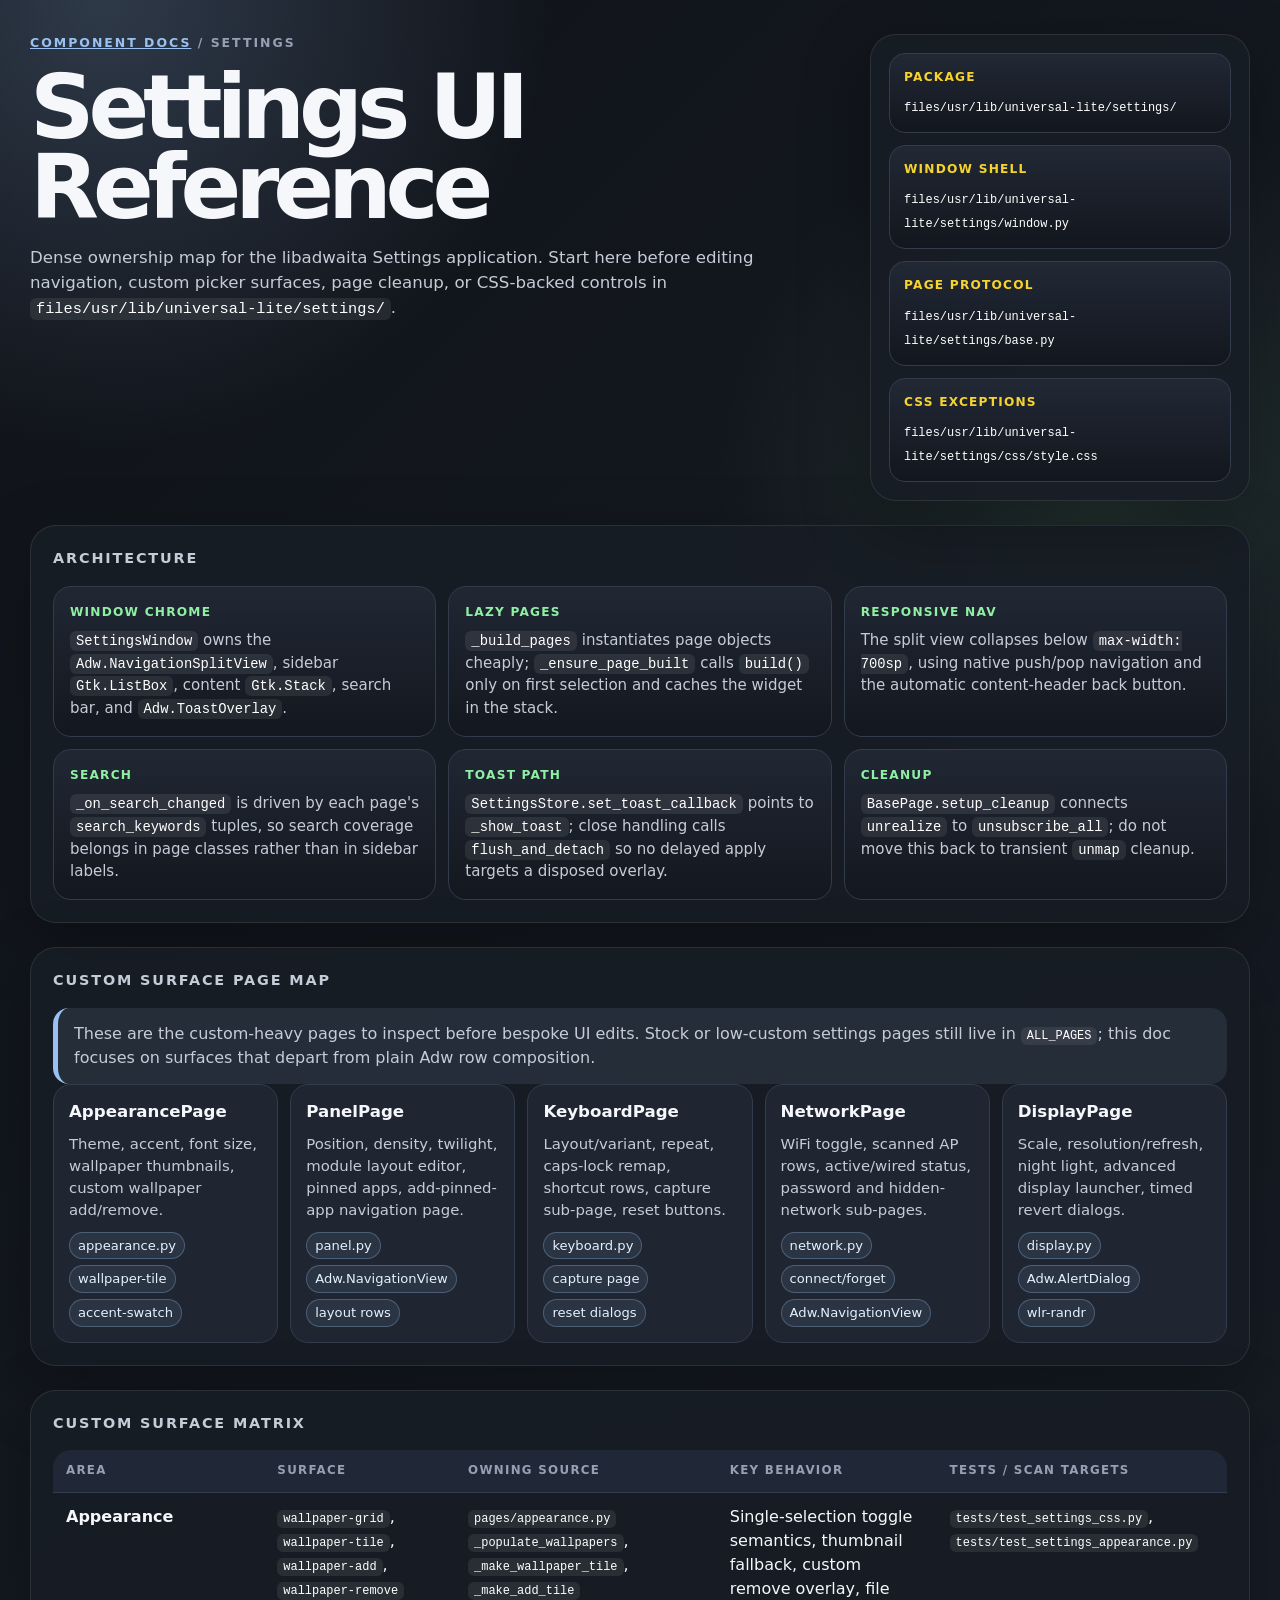
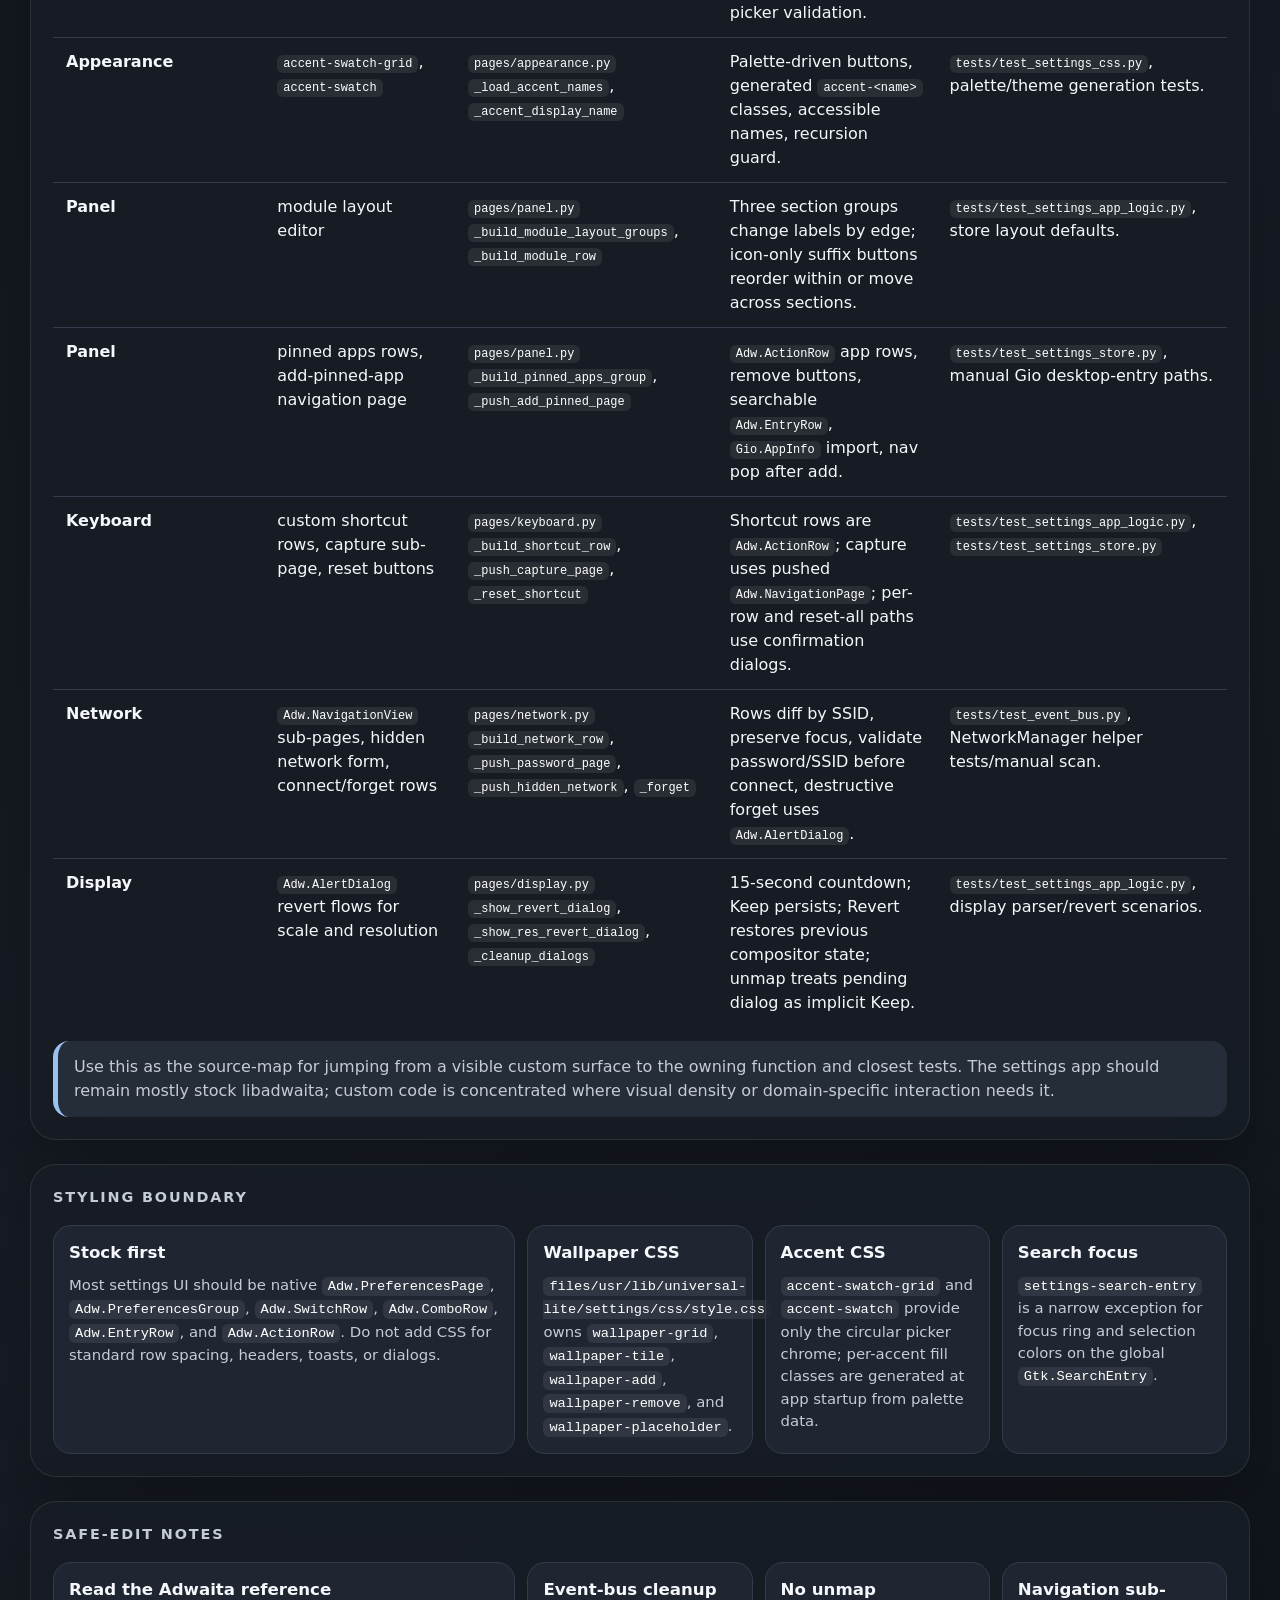
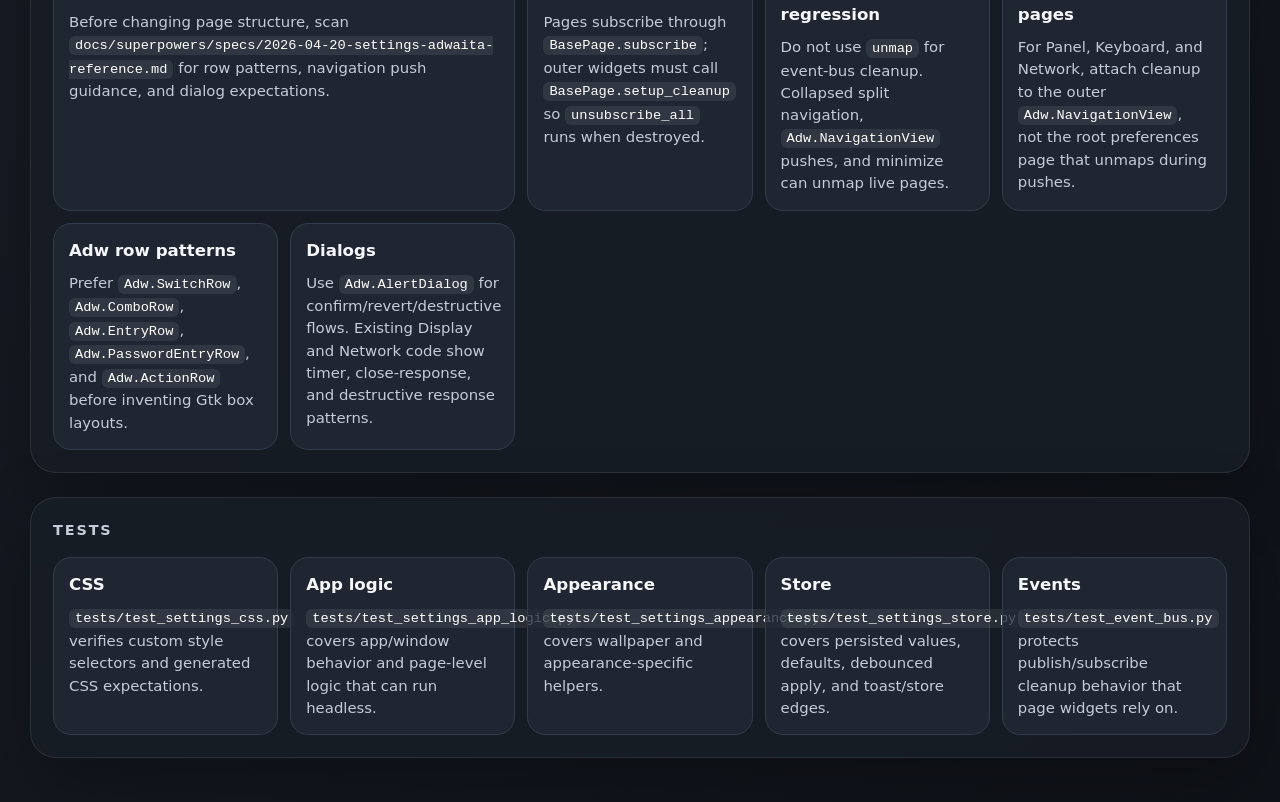
<file: docs/components/settings.html>
<!doctype html>
<html lang="en">
<head>
  <meta charset="utf-8">
  <meta name="viewport" content="width=device-width, initial-scale=1">
  <title>Settings Component Documentation</title>
  <style>
    :root {
      color-scheme: dark;
      font-family: Inter, ui-sans-serif, system-ui, -apple-system, BlinkMacSystemFont, "Segoe UI", sans-serif;
      --bg: #101319;
      --panel: #181d25;
      --panel-2: #222936;
      --line: #333c4c;
      --text: #f5f7fb;
      --muted: #c5ccd8;
      --soft: #96a0b2;
      --accent: #99c1f1;
      --accent-2: #8ff0a4;
      --warn: #f6d32d;
      --danger: #ff7b72;
    }

    * { box-sizing: border-box; }

    body {
      margin: 0;
      background:
        radial-gradient(circle at 8% 0%, rgba(153, 193, 241, 0.22), transparent 28rem),
        radial-gradient(circle at 86% 12%, rgba(143, 240, 164, 0.12), transparent 24rem),
        linear-gradient(135deg, #101319 0%, #171c25 56%, #0f1218 100%);
      color: var(--text);
      line-height: 1.5;
    }

    main {
      width: min(1220px, calc(100% - 40px));
      margin: 0 auto;
      padding: 34px 0 64px;
    }

    a { color: var(--accent); }
    p { margin: 0; }

    code {
      padding: 2px 6px;
      border-radius: 6px;
      background: rgba(255, 255, 255, 0.08);
      color: #fff;
      font-size: 0.92em;
    }

    header {
      display: grid;
      grid-template-columns: minmax(0, 1fr) 380px;
      gap: 24px;
      align-items: stretch;
      margin-bottom: 24px;
    }

    .eyebrow {
      margin: 0 0 14px;
      color: var(--soft);
      font-size: 0.78rem;
      font-weight: 800;
      letter-spacing: 0.16em;
      text-transform: uppercase;
    }

    h1 {
      margin: 0;
      font-size: clamp(2.5rem, 7vw, 5.7rem);
      line-height: 0.9;
      letter-spacing: -0.068em;
    }

    h2 {
      margin: 0 0 16px;
      color: var(--muted);
      font-size: 0.9rem;
      letter-spacing: 0.13em;
      text-transform: uppercase;
    }

    h3 { margin: 0 0 8px; font-size: 1.04rem; }

    .lede {
      max-width: 820px;
      margin-top: 18px;
      color: var(--muted);
      font-size: 1.04rem;
    }

    .source-map,
    section {
      border: 1px solid rgba(255, 255, 255, 0.09);
      border-radius: 26px;
      background: rgba(24, 29, 37, 0.9);
      box-shadow: 0 24px 70px rgba(0, 0, 0, 0.28);
    }

    .source-map {
      display: grid;
      gap: 12px;
      padding: 18px;
      align-content: start;
    }

    .source-card {
      padding: 14px;
      border: 1px solid var(--line);
      border-radius: 16px;
      background: linear-gradient(180deg, rgba(34, 41, 54, 0.96), rgba(18, 22, 30, 0.96));
    }

    .source-card b {
      display: block;
      margin-bottom: 8px;
      color: var(--warn);
      font-size: 0.76rem;
      letter-spacing: 0.1em;
      text-transform: uppercase;
    }

    .source-card code {
      display: inline;
      overflow-wrap: anywhere;
      background: transparent;
      padding: 0;
    }

    section { margin-top: 24px; padding: 22px; }

    .component-grid,
    .state-map,
    .safe-edit,
    .test-grid {
      display: grid;
      grid-template-columns: repeat(5, minmax(0, 1fr));
      gap: 12px;
    }

    .component-card,
    .state-card,
    .safe-card,
    .test-card {
      padding: 15px;
      border: 1px solid var(--line);
      border-radius: 18px;
      background: rgba(34, 41, 54, 0.78);
    }

    .component-card p,
    .state-card p,
    .safe-card p,
    .test-card p { color: var(--muted); font-size: 0.93rem; }

    .component-card.wide,
    .state-card.wide,
    .safe-card.wide { grid-column: span 2; }

    .chips {
      display: flex;
      flex-wrap: wrap;
      gap: 6px;
      margin-top: 10px;
    }

    .chip {
      border: 1px solid rgba(153, 193, 241, 0.3);
      border-radius: 999px;
      padding: 3px 8px;
      color: #e5f1ff;
      background: rgba(153, 193, 241, 0.09);
      font-size: 0.82rem;
      white-space: nowrap;
    }

    table {
      width: 100%;
      border-collapse: collapse;
      overflow: hidden;
      border-radius: 18px;
    }

    th, td {
      padding: 12px 13px;
      border-bottom: 1px solid var(--line);
      text-align: left;
      vertical-align: top;
    }

    th {
      background: #202838;
      color: var(--soft);
      font-size: 0.74rem;
      letter-spacing: 0.11em;
      text-transform: uppercase;
    }

    tr:last-child td { border-bottom: 0; }
    td:first-child { width: 18%; font-weight: 800; }

    .density-note {
      margin-top: 14px;
      padding: 14px 16px;
      border-left: 5px solid var(--accent);
      border-radius: 16px;
      background: rgba(153, 193, 241, 0.1);
      color: var(--muted);
    }

    .arch-strip {
      display: grid;
      grid-template-columns: 1fr 1fr 1fr;
      gap: 12px;
    }

    .arch-card {
      min-height: 150px;
      padding: 16px;
      border: 1px solid var(--line);
      border-radius: 18px;
      background: linear-gradient(180deg, rgba(34, 41, 54, 0.84), rgba(18, 22, 30, 0.84));
    }

    .arch-card b {
      display: block;
      margin-bottom: 8px;
      color: var(--accent-2);
      font-size: 0.76rem;
      letter-spacing: 0.1em;
      text-transform: uppercase;
    }

    .arch-card p { color: var(--muted); font-size: 0.94rem; }

    @media (max-width: 980px) {
      header { grid-template-columns: 1fr; }
      .component-grid, .state-map, .safe-edit, .test-grid { grid-template-columns: repeat(2, minmax(0, 1fr)); }
      .arch-strip { grid-template-columns: 1fr; }
    }

    @media (max-width: 680px) {
      main { width: calc(100% - 24px); padding-top: 24px; }
      section, .source-map { padding: 16px; border-radius: 20px; }
      .component-grid, .state-map, .safe-edit, .test-grid { grid-template-columns: 1fr; }
      .component-card.wide, .state-card.wide, .safe-card.wide { grid-column: auto; }
      table, thead, tbody, tr, th, td { display: block; }
      thead { display: none; }
      tr { border-bottom: 1px solid var(--line); padding: 10px 0; }
      td { border: 0; padding: 7px 0; }
      td::before {
        content: attr(data-label);
        display: block;
        margin-bottom: 2px;
        color: var(--soft);
        font-size: 0.68rem;
        font-weight: 800;
        letter-spacing: 0.1em;
        text-transform: uppercase;
      }
      td:first-child { width: auto; }
    }
  </style>
</head>
<body>
<main>
  <header>
    <div>
      <p class="eyebrow"><a href="index.html">Component docs</a> / Settings</p>
      <h1>Settings UI Reference</h1>
      <p class="lede">Dense ownership map for the libadwaita Settings application. Start here before editing navigation, custom picker surfaces, page cleanup, or CSS-backed controls in <code>files/usr/lib/universal-lite/settings/</code>.</p>
    </div>
    <aside class="source-map" aria-label="Settings source map">
      <article class="source-card"><b>Package</b><code>files/usr/lib/universal-lite/settings/</code></article>
      <article class="source-card"><b>Window shell</b><code>files/usr/lib/universal-lite/settings/window.py</code></article>
      <article class="source-card"><b>Page protocol</b><code>files/usr/lib/universal-lite/settings/base.py</code></article>
      <article class="source-card"><b>CSS exceptions</b><code>files/usr/lib/universal-lite/settings/css/style.css</code></article>
    </aside>
  </header>

  <section aria-labelledby="arch-title">
    <h2 id="arch-title">Architecture</h2>
    <div class="arch-strip">
      <article class="arch-card"><b>Window chrome</b><p><code>SettingsWindow</code> owns the <code>Adw.NavigationSplitView</code>, sidebar <code>Gtk.ListBox</code>, content <code>Gtk.Stack</code>, search bar, and <code>Adw.ToastOverlay</code>.</p></article>
      <article class="arch-card"><b>Lazy pages</b><p><code>_build_pages</code> instantiates page objects cheaply; <code>_ensure_page_built</code> calls <code>build()</code> only on first selection and caches the widget in the stack.</p></article>
      <article class="arch-card"><b>Responsive nav</b><p>The split view collapses below <code>max-width: 700sp</code>, using native push/pop navigation and the automatic content-header back button.</p></article>
      <article class="arch-card"><b>Search</b><p><code>_on_search_changed</code> is driven by each page's <code>search_keywords</code> tuples, so search coverage belongs in page classes rather than in sidebar labels.</p></article>
      <article class="arch-card"><b>Toast path</b><p><code>SettingsStore.set_toast_callback</code> points to <code>_show_toast</code>; close handling calls <code>flush_and_detach</code> so no delayed apply targets a disposed overlay.</p></article>
      <article class="arch-card"><b>Cleanup</b><p><code>BasePage.setup_cleanup</code> connects <code>unrealize</code> to <code>unsubscribe_all</code>; do not move this back to transient <code>unmap</code> cleanup.</p></article>
    </div>
  </section>

  <section aria-labelledby="pages-title">
    <h2 id="pages-title">Custom Surface Page Map</h2>
    <p class="density-note">These are the custom-heavy pages to inspect before bespoke UI edits. Stock or low-custom settings pages still live in <code>ALL_PAGES</code>; this doc focuses on surfaces that depart from plain Adw row composition.</p>
    <div class="component-grid" aria-label="Major settings pages">
      <article class="component-card"><h3>AppearancePage</h3><p>Theme, accent, font size, wallpaper thumbnails, custom wallpaper add/remove.</p><div class="chips"><span class="chip">appearance.py</span><span class="chip">wallpaper-tile</span><span class="chip">accent-swatch</span></div></article>
      <article class="component-card"><h3>PanelPage</h3><p>Position, density, twilight, module layout editor, pinned apps, add-pinned-app navigation page.</p><div class="chips"><span class="chip">panel.py</span><span class="chip">Adw.NavigationView</span><span class="chip">layout rows</span></div></article>
      <article class="component-card"><h3>KeyboardPage</h3><p>Layout/variant, repeat, caps-lock remap, shortcut rows, capture sub-page, reset buttons.</p><div class="chips"><span class="chip">keyboard.py</span><span class="chip">capture page</span><span class="chip">reset dialogs</span></div></article>
      <article class="component-card"><h3>NetworkPage</h3><p>WiFi toggle, scanned AP rows, active/wired status, password and hidden-network sub-pages.</p><div class="chips"><span class="chip">network.py</span><span class="chip">connect/forget</span><span class="chip">Adw.NavigationView</span></div></article>
      <article class="component-card"><h3>DisplayPage</h3><p>Scale, resolution/refresh, night light, advanced display launcher, timed revert dialogs.</p><div class="chips"><span class="chip">display.py</span><span class="chip">Adw.AlertDialog</span><span class="chip">wlr-randr</span></div></article>
    </div>
  </section>

  <section aria-labelledby="surface-title">
    <h2 id="surface-title">Custom Surface Matrix</h2>
    <table aria-label="Custom UI surfaces and ownership">
      <thead><tr><th>Area</th><th>Surface</th><th>Owning source</th><th>Key behavior</th><th>Tests / scan targets</th></tr></thead>
      <tbody>
        <tr><td data-label="Area">Appearance</td><td data-label="Surface"><code>wallpaper-grid</code>, <code>wallpaper-tile</code>, <code>wallpaper-add</code>, <code>wallpaper-remove</code></td><td data-label="Owning source"><code>pages/appearance.py</code> <code>_populate_wallpapers</code>, <code>_make_wallpaper_tile</code>, <code>_make_add_tile</code></td><td data-label="Key behavior">Single-selection toggle semantics, thumbnail fallback, custom remove overlay, file picker validation.</td><td data-label="Tests / scan targets"><code>tests/test_settings_css.py</code>, <code>tests/test_settings_appearance.py</code></td></tr>
        <tr><td data-label="Area">Appearance</td><td data-label="Surface"><code>accent-swatch-grid</code>, <code>accent-swatch</code></td><td data-label="Owning source"><code>pages/appearance.py</code> <code>_load_accent_names</code>, <code>_accent_display_name</code></td><td data-label="Key behavior">Palette-driven buttons, generated <code>accent-&lt;name&gt;</code> classes, accessible names, recursion guard.</td><td data-label="Tests / scan targets"><code>tests/test_settings_css.py</code>, palette/theme generation tests.</td></tr>
        <tr><td data-label="Area">Panel</td><td data-label="Surface">module layout editor</td><td data-label="Owning source"><code>pages/panel.py</code> <code>_build_module_layout_groups</code>, <code>_build_module_row</code></td><td data-label="Key behavior">Three section groups change labels by edge; icon-only suffix buttons reorder within or move across sections.</td><td data-label="Tests / scan targets"><code>tests/test_settings_app_logic.py</code>, store layout defaults.</td></tr>
        <tr><td data-label="Area">Panel</td><td data-label="Surface">pinned apps rows, add-pinned-app navigation page</td><td data-label="Owning source"><code>pages/panel.py</code> <code>_build_pinned_apps_group</code>, <code>_push_add_pinned_page</code></td><td data-label="Key behavior"><code>Adw.ActionRow</code> app rows, remove buttons, searchable <code>Adw.EntryRow</code>, <code>Gio.AppInfo</code> import, nav pop after add.</td><td data-label="Tests / scan targets"><code>tests/test_settings_store.py</code>, manual Gio desktop-entry paths.</td></tr>
        <tr><td data-label="Area">Keyboard</td><td data-label="Surface">custom shortcut rows, capture sub-page, reset buttons</td><td data-label="Owning source"><code>pages/keyboard.py</code> <code>_build_shortcut_row</code>, <code>_push_capture_page</code>, <code>_reset_shortcut</code></td><td data-label="Key behavior">Shortcut rows are <code>Adw.ActionRow</code>; capture uses pushed <code>Adw.NavigationPage</code>; per-row and reset-all paths use confirmation dialogs.</td><td data-label="Tests / scan targets"><code>tests/test_settings_app_logic.py</code>, <code>tests/test_settings_store.py</code></td></tr>
        <tr><td data-label="Area">Network</td><td data-label="Surface"><code>Adw.NavigationView</code> sub-pages, hidden network form, connect/forget rows</td><td data-label="Owning source"><code>pages/network.py</code> <code>_build_network_row</code>, <code>_push_password_page</code>, <code>_push_hidden_network</code>, <code>_forget</code></td><td data-label="Key behavior">Rows diff by SSID, preserve focus, validate password/SSID before connect, destructive forget uses <code>Adw.AlertDialog</code>.</td><td data-label="Tests / scan targets"><code>tests/test_event_bus.py</code>, NetworkManager helper tests/manual scan.</td></tr>
        <tr><td data-label="Area">Display</td><td data-label="Surface"><code>Adw.AlertDialog</code> revert flows for scale and resolution</td><td data-label="Owning source"><code>pages/display.py</code> <code>_show_revert_dialog</code>, <code>_show_res_revert_dialog</code>, <code>_cleanup_dialogs</code></td><td data-label="Key behavior">15-second countdown; Keep persists; Revert restores previous compositor state; unmap treats pending dialog as implicit Keep.</td><td data-label="Tests / scan targets"><code>tests/test_settings_app_logic.py</code>, display parser/revert scenarios.</td></tr>
      </tbody>
    </table>
    <p class="density-note">Use this as the source-map for jumping from a visible custom surface to the owning function and closest tests. The settings app should remain mostly stock libadwaita; custom code is concentrated where visual density or domain-specific interaction needs it.</p>
  </section>

  <section aria-labelledby="styling-title">
    <h2 id="styling-title">Styling Boundary</h2>
    <div class="state-map" aria-label="Settings styling boundaries">
      <article class="state-card wide"><h3>Stock first</h3><p>Most settings UI should be native <code>Adw.PreferencesPage</code>, <code>Adw.PreferencesGroup</code>, <code>Adw.SwitchRow</code>, <code>Adw.ComboRow</code>, <code>Adw.EntryRow</code>, and <code>Adw.ActionRow</code>. Do not add CSS for standard row spacing, headers, toasts, or dialogs.</p></article>
      <article class="state-card"><h3>Wallpaper CSS</h3><p><code>files/usr/lib/universal-lite/settings/css/style.css</code> owns <code>wallpaper-grid</code>, <code>wallpaper-tile</code>, <code>wallpaper-add</code>, <code>wallpaper-remove</code>, and <code>wallpaper-placeholder</code>.</p></article>
      <article class="state-card"><h3>Accent CSS</h3><p><code>accent-swatch-grid</code> and <code>accent-swatch</code> provide only the circular picker chrome; per-accent fill classes are generated at app startup from palette data.</p></article>
      <article class="state-card"><h3>Search focus</h3><p><code>settings-search-entry</code> is a narrow exception for focus ring and selection colors on the global <code>Gtk.SearchEntry</code>.</p></article>
    </div>
  </section>

  <section aria-labelledby="safe-title">
    <h2 id="safe-title">Safe-Edit Notes</h2>
    <div class="safe-edit" aria-label="Settings safe edit constraints">
      <article class="safe-card wide"><h3>Read the Adwaita reference</h3><p>Before changing page structure, scan <code>docs/superpowers/specs/2026-04-20-settings-adwaita-reference.md</code> for row patterns, navigation push guidance, and dialog expectations.</p></article>
      <article class="safe-card"><h3>Event-bus cleanup</h3><p>Pages subscribe through <code>BasePage.subscribe</code>; outer widgets must call <code>BasePage.setup_cleanup</code> so <code>unsubscribe_all</code> runs when destroyed.</p></article>
      <article class="safe-card"><h3>No unmap regression</h3><p>Do not use <code>unmap</code> for event-bus cleanup. Collapsed split navigation, <code>Adw.NavigationView</code> pushes, and minimize can unmap live pages.</p></article>
      <article class="safe-card"><h3>Navigation sub-pages</h3><p>For Panel, Keyboard, and Network, attach cleanup to the outer <code>Adw.NavigationView</code>, not the root preferences page that unmaps during pushes.</p></article>
      <article class="safe-card"><h3>Adw row patterns</h3><p>Prefer <code>Adw.SwitchRow</code>, <code>Adw.ComboRow</code>, <code>Adw.EntryRow</code>, <code>Adw.PasswordEntryRow</code>, and <code>Adw.ActionRow</code> before inventing Gtk box layouts.</p></article>
      <article class="safe-card"><h3>Dialogs</h3><p>Use <code>Adw.AlertDialog</code> for confirm/revert/destructive flows. Existing Display and Network code show timer, close-response, and destructive response patterns.</p></article>
    </div>
  </section>

  <section aria-labelledby="tests-title">
    <h2 id="tests-title">Tests</h2>
    <div class="test-grid" aria-label="Settings test links">
      <article class="test-card"><h3>CSS</h3><p><code>tests/test_settings_css.py</code> verifies custom style selectors and generated CSS expectations.</p></article>
      <article class="test-card"><h3>App logic</h3><p><code>tests/test_settings_app_logic.py</code> covers app/window behavior and page-level logic that can run headless.</p></article>
      <article class="test-card"><h3>Appearance</h3><p><code>tests/test_settings_appearance.py</code> covers wallpaper and appearance-specific helpers.</p></article>
      <article class="test-card"><h3>Store</h3><p><code>tests/test_settings_store.py</code> covers persisted values, defaults, debounced apply, and toast/store edges.</p></article>
      <article class="test-card"><h3>Events</h3><p><code>tests/test_event_bus.py</code> protects publish/subscribe cleanup behavior that page widgets rely on.</p></article>
    </div>
  </section>
</main>
</body>
</html>
</file>
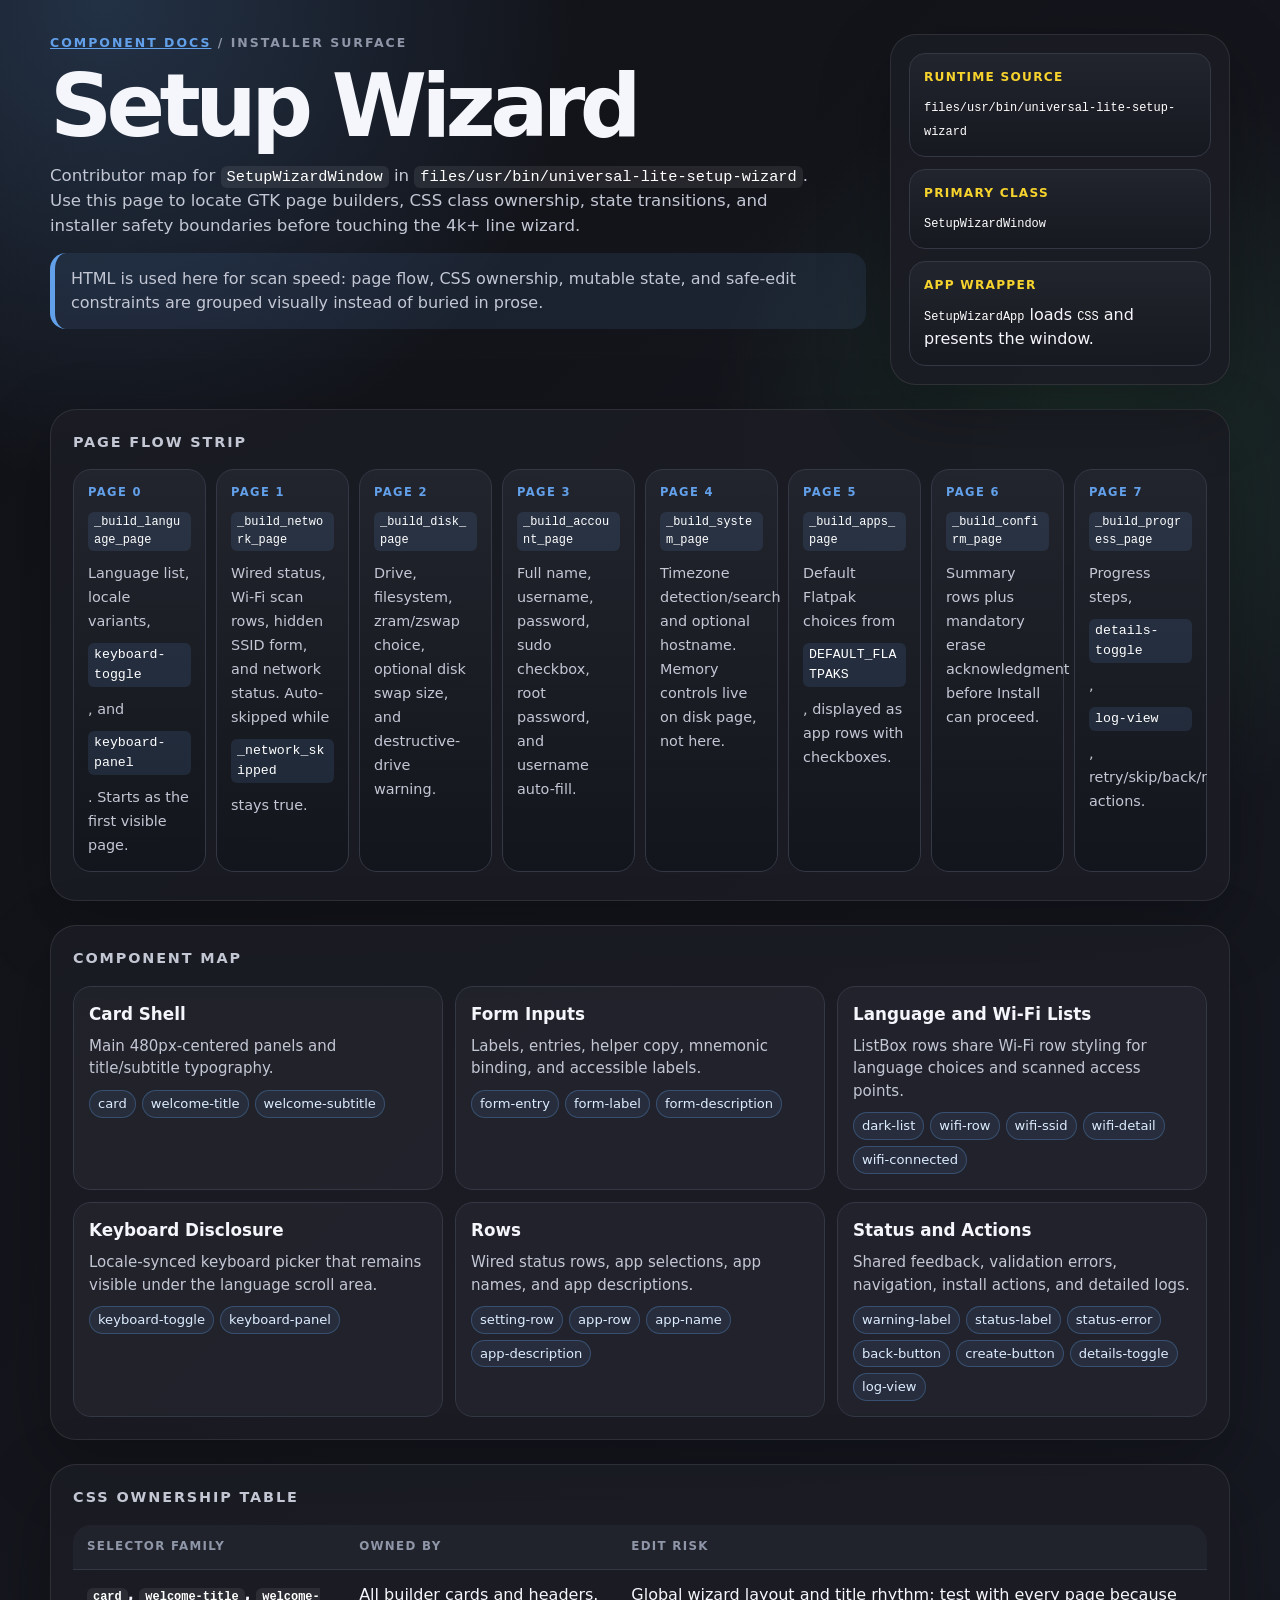
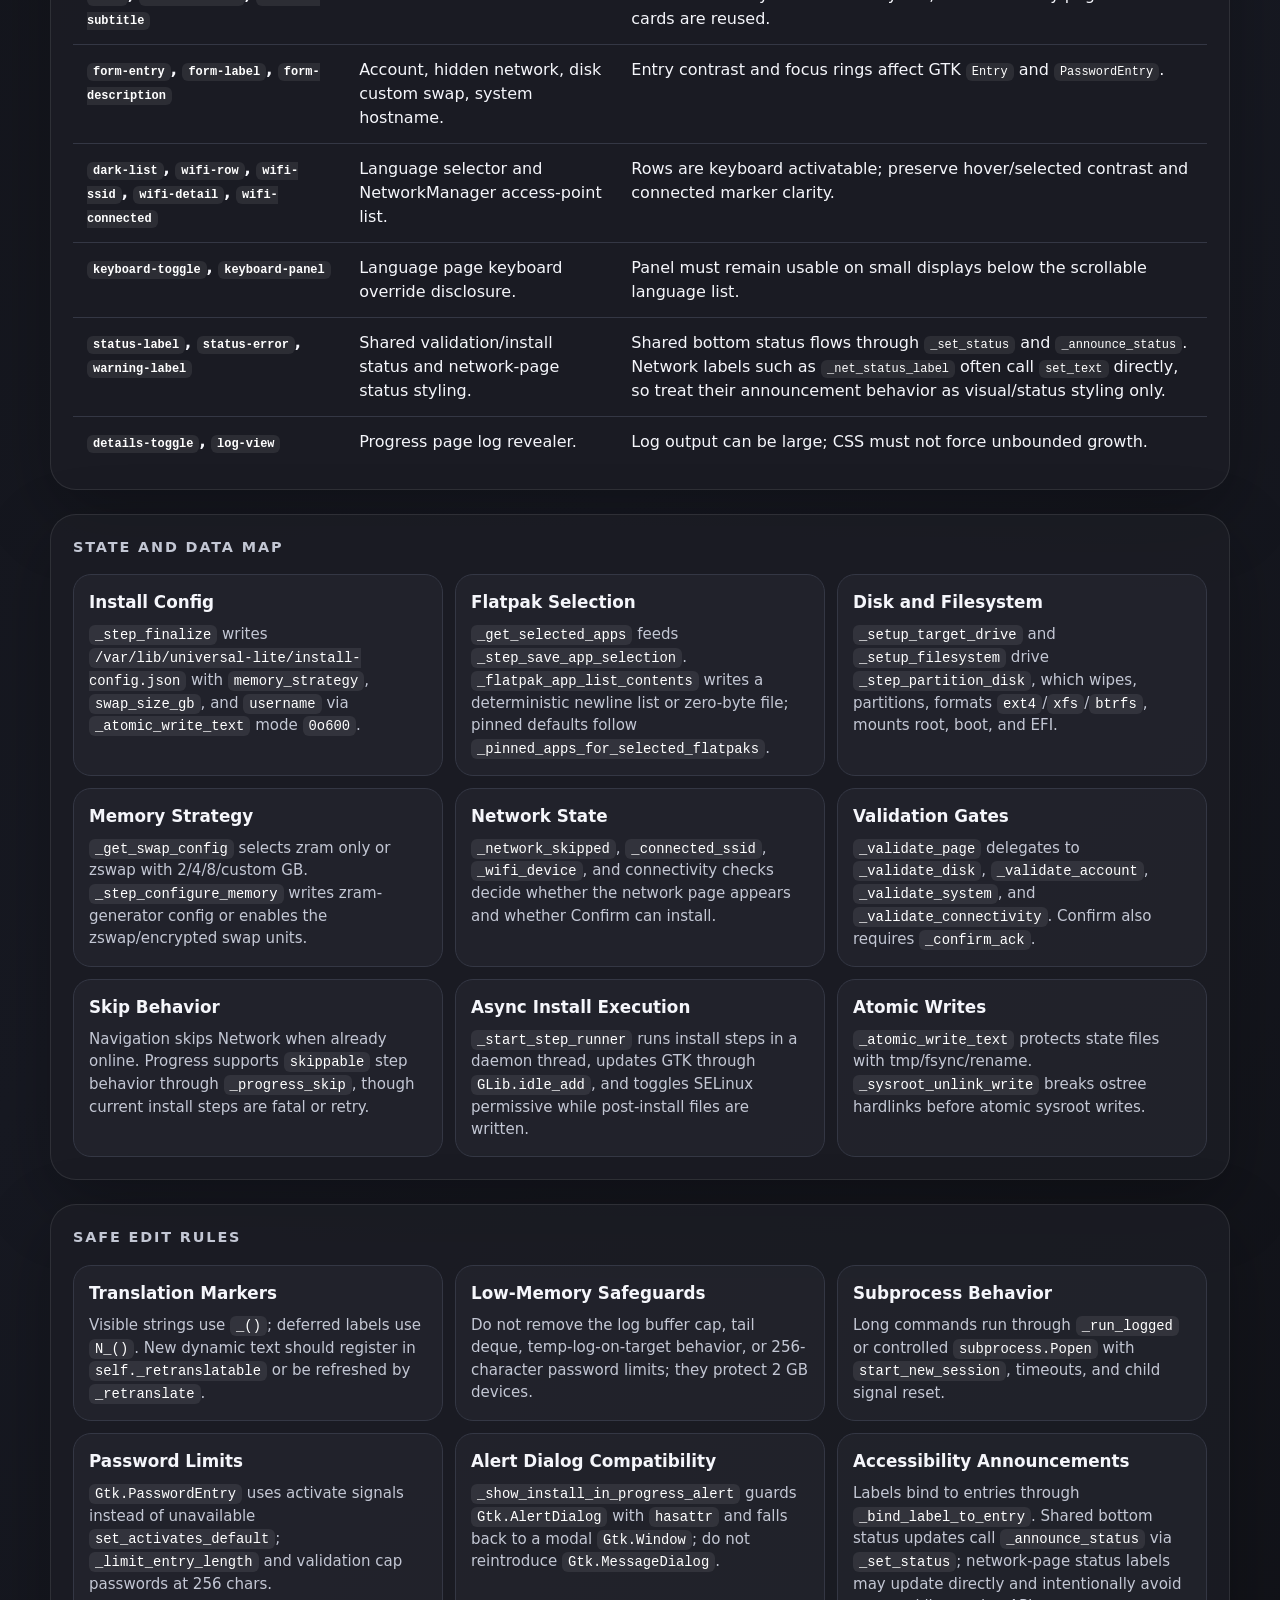
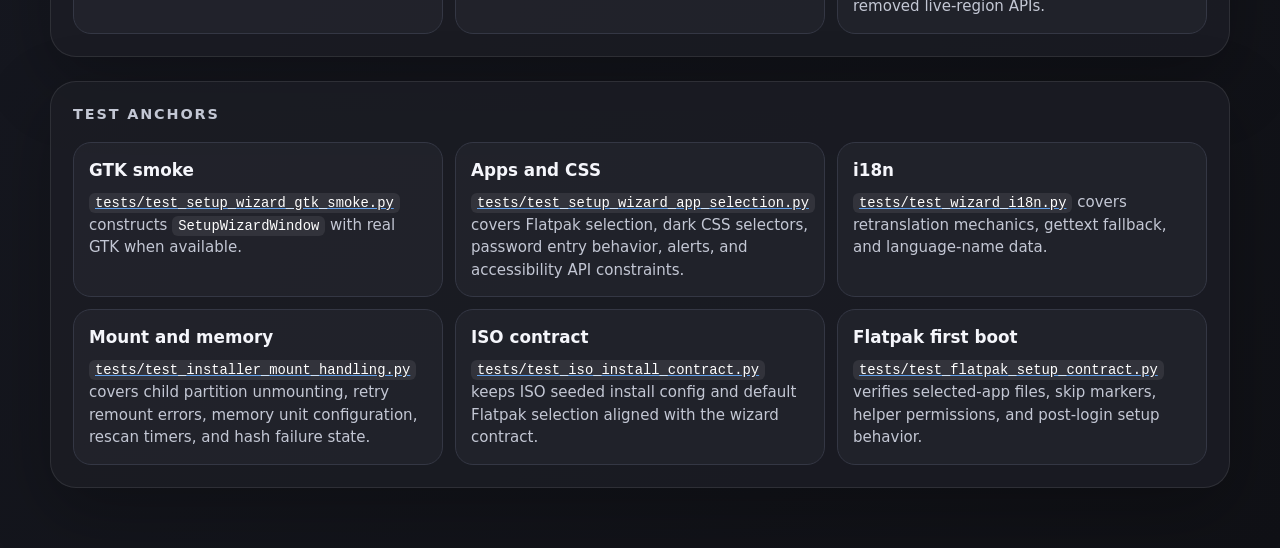
<file: docs/components/setup-wizard.html>
<!doctype html>
<html lang="en">
<head>
  <meta charset="utf-8">
  <meta name="viewport" content="width=device-width, initial-scale=1">
  <title>Setup Wizard Component Documentation</title>
  <style>
    :root {
      color-scheme: dark;
      font-family: Inter, ui-sans-serif, system-ui, -apple-system, BlinkMacSystemFont, "Segoe UI", sans-serif;
      --bg: #111217;
      --panel: #1b1c24;
      --panel-2: #23252e;
      --line: #343744;
      --text: #f5f6fb;
      --muted: #c3c7d4;
      --soft: #8f96a8;
      --accent: #62a0ea;
      --warn: #f6d32d;
      --danger: #ff6b6b;
      --ok: #57e389;
    }

    * { box-sizing: border-box; }

    body {
      margin: 0;
      background:
        radial-gradient(circle at 8% 0%, rgba(98, 160, 234, 0.22), transparent 30rem),
        radial-gradient(circle at 85% 12%, rgba(87, 227, 137, 0.12), transparent 24rem),
        linear-gradient(135deg, #111217 0%, #171922 54%, #101116 100%);
      color: var(--text);
      line-height: 1.5;
    }

    main {
      width: min(1180px, calc(100% - 40px));
      margin: 0 auto;
      padding: 34px 0 64px;
    }

    a { color: var(--accent); }

    code {
      padding: 2px 6px;
      border-radius: 6px;
      background: rgba(255, 255, 255, 0.08);
      color: #ffffff;
      font-size: 0.92em;
    }

    header {
      display: grid;
      grid-template-columns: minmax(0, 1fr) 340px;
      gap: 24px;
      align-items: stretch;
      margin-bottom: 24px;
    }

    .eyebrow {
      margin: 0 0 14px;
      color: var(--soft);
      font-size: 0.78rem;
      font-weight: 800;
      letter-spacing: 0.16em;
      text-transform: uppercase;
    }

    h1 {
      margin: 0;
      font-size: clamp(2.4rem, 7vw, 5.4rem);
      line-height: 0.92;
      letter-spacing: -0.065em;
    }

    h2 {
      margin: 0 0 16px;
      color: var(--muted);
      font-size: 0.9rem;
      letter-spacing: 0.13em;
      text-transform: uppercase;
    }

    h3 {
      margin: 0 0 8px;
      font-size: 1.05rem;
    }

    p { margin: 0; }

    .lede {
      max-width: 780px;
      margin-top: 18px;
      color: var(--muted);
      font-size: 1.04rem;
    }

    .source-map,
    section {
      border: 1px solid rgba(255, 255, 255, 0.09);
      border-radius: 26px;
      background: rgba(27, 28, 36, 0.9);
      box-shadow: 0 24px 70px rgba(0, 0, 0, 0.26);
    }

    .source-map {
      display: grid;
      gap: 12px;
      padding: 18px;
      align-content: start;
    }

    .source-card {
      padding: 14px;
      border: 1px solid var(--line);
      border-radius: 16px;
      background: linear-gradient(180deg, rgba(35, 37, 46, 0.95), rgba(23, 25, 32, 0.95));
    }

    .source-card b {
      display: block;
      margin-bottom: 8px;
      color: var(--warn);
      font-size: 0.76rem;
      letter-spacing: 0.1em;
      text-transform: uppercase;
    }

    .source-card code {
      display: inline;
      overflow-wrap: anywhere;
      background: transparent;
      padding: 0;
    }

    section { margin-top: 24px; padding: 22px; }

    .flow-strip {
      display: grid;
      grid-template-columns: repeat(8, minmax(112px, 1fr));
      gap: 10px;
      overflow-x: auto;
      padding-bottom: 6px;
    }

    .flow-step {
      min-height: 150px;
      padding: 14px;
      border: 1px solid var(--line);
      border-radius: 18px;
      background: linear-gradient(180deg, rgba(35, 37, 46, 0.96), rgba(19, 21, 28, 0.96));
    }

    .flow-step b {
      display: block;
      color: var(--accent);
      font-size: 0.72rem;
      letter-spacing: 0.12em;
      text-transform: uppercase;
    }

    .flow-step code {
      display: block;
      margin: 10px 0;
      background: rgba(98, 160, 234, 0.12);
      overflow-wrap: anywhere;
    }

    .flow-step span { color: var(--muted); font-size: 0.9rem; }

    .component-grid,
    .state-map,
    .safe-edit,
    .test-grid {
      display: grid;
      grid-template-columns: repeat(3, minmax(0, 1fr));
      gap: 12px;
    }

    .component-card,
    .state-card,
    .safe-card,
    .test-card {
      padding: 15px;
      border: 1px solid var(--line);
      border-radius: 18px;
      background: rgba(35, 37, 46, 0.78);
    }

    .component-card p,
    .state-card p,
    .safe-card p,
    .test-card p { color: var(--muted); font-size: 0.94rem; }

    .chips {
      display: flex;
      flex-wrap: wrap;
      gap: 6px;
      margin-top: 10px;
    }

    .chip {
      border: 1px solid rgba(98, 160, 234, 0.3);
      border-radius: 999px;
      padding: 3px 8px;
      color: #dcecff;
      background: rgba(98, 160, 234, 0.09);
      font-size: 0.82rem;
      white-space: nowrap;
    }

    table {
      width: 100%;
      border-collapse: collapse;
      overflow: hidden;
      border-radius: 18px;
    }

    th, td {
      padding: 13px 14px;
      border-bottom: 1px solid var(--line);
      text-align: left;
      vertical-align: top;
    }

    th {
      background: #20222c;
      color: var(--soft);
      font-size: 0.74rem;
      letter-spacing: 0.11em;
      text-transform: uppercase;
    }

    tr:last-child td { border-bottom: 0; }

    td:first-child { width: 24%; font-weight: 800; }

    .density-note {
      margin-top: 14px;
      padding: 14px 16px;
      border-left: 5px solid var(--accent);
      border-radius: 16px;
      background: rgba(98, 160, 234, 0.1);
      color: var(--muted);
    }

    @media (max-width: 960px) {
      header { grid-template-columns: 1fr; }
      .component-grid, .state-map, .safe-edit, .test-grid { grid-template-columns: repeat(2, minmax(0, 1fr)); }
    }

    @media (max-width: 680px) {
      main { width: min(100% - 24px, 1180px); padding-top: 24px; }
      section { padding: 16px; border-radius: 20px; }
      .component-grid, .state-map, .safe-edit, .test-grid { grid-template-columns: 1fr; }
      table, thead, tbody, tr, th, td { display: block; }
      thead tr { padding: 0; }
      th { border-bottom: 1px solid rgba(255, 255, 255, 0.16); }
      tr { padding: 12px 0; border-bottom: 1px solid var(--line); }
      td { width: 100%; padding: 5px 0; border: 0; }
      td:first-child { width: 100%; }
    }
  </style>
</head>
<body>
<main>
  <header>
    <div>
      <p class="eyebrow"><a href="index.html">Component docs</a> / installer surface</p>
      <h1>Setup Wizard</h1>
      <p class="lede">Contributor map for <code>SetupWizardWindow</code> in <code>files/usr/bin/universal-lite-setup-wizard</code>. Use this page to locate GTK page builders, CSS class ownership, state transitions, and installer safety boundaries before touching the 4k+ line wizard.</p>
      <p class="density-note">HTML is used here for scan speed: page flow, CSS ownership, mutable state, and safe-edit constraints are grouped visually instead of buried in prose.</p>
    </div>
    <aside class="source-map" aria-label="Source anchors">
      <div class="source-card"><b>Runtime source</b><code>files/usr/bin/universal-lite-setup-wizard</code></div>
      <div class="source-card"><b>Primary class</b><code>SetupWizardWindow</code></div>
      <div class="source-card"><b>App wrapper</b><code>SetupWizardApp</code> loads <code>CSS</code> and presents the window.</div>
    </aside>
  </header>

  <section aria-labelledby="flow-title">
    <h2 id="flow-title">Page Flow Strip</h2>
    <div class="flow-strip">
      <article class="flow-step"><b>Page 0</b><code>_build_language_page</code><span>Language list, locale variants, <code>keyboard-toggle</code>, and <code>keyboard-panel</code>. Starts as the first visible page.</span></article>
      <article class="flow-step"><b>Page 1</b><code>_build_network_page</code><span>Wired status, Wi-Fi scan rows, hidden SSID form, and network status. Auto-skipped while <code>_network_skipped</code> stays true.</span></article>
      <article class="flow-step"><b>Page 2</b><code>_build_disk_page</code><span>Drive, filesystem, zram/zswap choice, optional disk swap size, and destructive-drive warning.</span></article>
      <article class="flow-step"><b>Page 3</b><code>_build_account_page</code><span>Full name, username, password, sudo checkbox, root password, and username auto-fill.</span></article>
      <article class="flow-step"><b>Page 4</b><code>_build_system_page</code><span>Timezone detection/search and optional hostname. Memory controls live on disk page, not here.</span></article>
      <article class="flow-step"><b>Page 5</b><code>_build_apps_page</code><span>Default Flatpak choices from <code>DEFAULT_FLATPAKS</code>, displayed as app rows with checkboxes.</span></article>
      <article class="flow-step"><b>Page 6</b><code>_build_confirm_page</code><span>Summary rows plus mandatory erase acknowledgment before Install can proceed.</span></article>
      <article class="flow-step"><b>Page 7</b><code>_build_progress_page</code><span>Progress steps, <code>details-toggle</code>, <code>log-view</code>, retry/skip/back/reboot actions.</span></article>
    </div>
  </section>

  <section aria-labelledby="components-title">
    <h2 id="components-title">Component Map</h2>
    <div class="component-grid">
      <article class="component-card"><h3>Card Shell</h3><p>Main 480px-centered panels and title/subtitle typography.</p><div class="chips"><span class="chip">card</span><span class="chip">welcome-title</span><span class="chip">welcome-subtitle</span></div></article>
      <article class="component-card"><h3>Form Inputs</h3><p>Labels, entries, helper copy, mnemonic binding, and accessible labels.</p><div class="chips"><span class="chip">form-entry</span><span class="chip">form-label</span><span class="chip">form-description</span></div></article>
      <article class="component-card"><h3>Language and Wi-Fi Lists</h3><p>ListBox rows share Wi-Fi row styling for language choices and scanned access points.</p><div class="chips"><span class="chip">dark-list</span><span class="chip">wifi-row</span><span class="chip">wifi-ssid</span><span class="chip">wifi-detail</span><span class="chip">wifi-connected</span></div></article>
      <article class="component-card"><h3>Keyboard Disclosure</h3><p>Locale-synced keyboard picker that remains visible under the language scroll area.</p><div class="chips"><span class="chip">keyboard-toggle</span><span class="chip">keyboard-panel</span></div></article>
      <article class="component-card"><h3>Rows</h3><p>Wired status rows, app selections, app names, and app descriptions.</p><div class="chips"><span class="chip">setting-row</span><span class="chip">app-row</span><span class="chip">app-name</span><span class="chip">app-description</span></div></article>
      <article class="component-card"><h3>Status and Actions</h3><p>Shared feedback, validation errors, navigation, install actions, and detailed logs.</p><div class="chips"><span class="chip">warning-label</span><span class="chip">status-label</span><span class="chip">status-error</span><span class="chip">back-button</span><span class="chip">create-button</span><span class="chip">details-toggle</span><span class="chip">log-view</span></div></article>
    </div>
  </section>

  <section aria-labelledby="css-title">
    <h2 id="css-title">CSS Ownership Table</h2>
    <table>
      <thead><tr><th>Selector family</th><th>Owned by</th><th>Edit risk</th></tr></thead>
      <tbody>
        <tr><td><code>card</code>, <code>welcome-title</code>, <code>welcome-subtitle</code></td><td>All builder cards and headers.</td><td>Global wizard layout and title rhythm; test with every page because cards are reused.</td></tr>
        <tr><td><code>form-entry</code>, <code>form-label</code>, <code>form-description</code></td><td>Account, hidden network, disk custom swap, system hostname.</td><td>Entry contrast and focus rings affect GTK <code>Entry</code> and <code>PasswordEntry</code>.</td></tr>
        <tr><td><code>dark-list</code>, <code>wifi-row</code>, <code>wifi-ssid</code>, <code>wifi-detail</code>, <code>wifi-connected</code></td><td>Language selector and NetworkManager access-point list.</td><td>Rows are keyboard activatable; preserve hover/selected contrast and connected marker clarity.</td></tr>
        <tr><td><code>keyboard-toggle</code>, <code>keyboard-panel</code></td><td>Language page keyboard override disclosure.</td><td>Panel must remain usable on small displays below the scrollable language list.</td></tr>
        <tr><td><code>status-label</code>, <code>status-error</code>, <code>warning-label</code></td><td>Shared validation/install status and network-page status styling.</td><td>Shared bottom status flows through <code>_set_status</code> and <code>_announce_status</code>. Network labels such as <code>_net_status_label</code> often call <code>set_text</code> directly, so treat their announcement behavior as visual/status styling only.</td></tr>
        <tr><td><code>details-toggle</code>, <code>log-view</code></td><td>Progress page log revealer.</td><td>Log output can be large; CSS must not force unbounded growth.</td></tr>
      </tbody>
    </table>
  </section>

  <section aria-labelledby="state-title">
    <h2 id="state-title">State and Data Map</h2>
    <div class="state-map">
      <article class="state-card"><h3>Install Config</h3><p><code>_step_finalize</code> writes <code>/var/lib/universal-lite/install-config.json</code> with <code>memory_strategy</code>, <code>swap_size_gb</code>, and <code>username</code> via <code>_atomic_write_text</code> mode <code>0o600</code>.</p></article>
      <article class="state-card"><h3>Flatpak Selection</h3><p><code>_get_selected_apps</code> feeds <code>_step_save_app_selection</code>. <code>_flatpak_app_list_contents</code> writes a deterministic newline list or zero-byte file; pinned defaults follow <code>_pinned_apps_for_selected_flatpaks</code>.</p></article>
      <article class="state-card"><h3>Disk and Filesystem</h3><p><code>_setup_target_drive</code> and <code>_setup_filesystem</code> drive <code>_step_partition_disk</code>, which wipes, partitions, formats <code>ext4</code>/<code>xfs</code>/<code>btrfs</code>, mounts root, boot, and EFI.</p></article>
      <article class="state-card"><h3>Memory Strategy</h3><p><code>_get_swap_config</code> selects zram only or zswap with 2/4/8/custom GB. <code>_step_configure_memory</code> writes zram-generator config or enables the zswap/encrypted swap units.</p></article>
      <article class="state-card"><h3>Network State</h3><p><code>_network_skipped</code>, <code>_connected_ssid</code>, <code>_wifi_device</code>, and connectivity checks decide whether the network page appears and whether Confirm can install.</p></article>
      <article class="state-card"><h3>Validation Gates</h3><p><code>_validate_page</code> delegates to <code>_validate_disk</code>, <code>_validate_account</code>, <code>_validate_system</code>, and <code>_validate_connectivity</code>. Confirm also requires <code>_confirm_ack</code>.</p></article>
      <article class="state-card"><h3>Skip Behavior</h3><p>Navigation skips Network when already online. Progress supports <code>skippable</code> step behavior through <code>_progress_skip</code>, though current install steps are fatal or retry.</p></article>
      <article class="state-card"><h3>Async Install Execution</h3><p><code>_start_step_runner</code> runs install steps in a daemon thread, updates GTK through <code>GLib.idle_add</code>, and toggles SELinux permissive while post-install files are written.</p></article>
      <article class="state-card"><h3>Atomic Writes</h3><p><code>_atomic_write_text</code> protects state files with tmp/fsync/rename. <code>_sysroot_unlink_write</code> breaks ostree hardlinks before atomic sysroot writes.</p></article>
    </div>
  </section>

  <section aria-labelledby="safe-title">
    <h2 id="safe-title">Safe Edit Rules</h2>
    <div class="safe-edit">
      <article class="safe-card"><h3>Translation Markers</h3><p>Visible strings use <code>_()</code>; deferred labels use <code>N_()</code>. New dynamic text should register in <code>self._retranslatable</code> or be refreshed by <code>_retranslate</code>.</p></article>
      <article class="safe-card"><h3>Low-Memory Safeguards</h3><p>Do not remove the log buffer cap, tail deque, temp-log-on-target behavior, or 256-character password limits; they protect 2 GB devices.</p></article>
      <article class="safe-card"><h3>Subprocess Behavior</h3><p>Long commands run through <code>_run_logged</code> or controlled <code>subprocess.Popen</code> with <code>start_new_session</code>, timeouts, and child signal reset.</p></article>
      <article class="safe-card"><h3>Password Limits</h3><p><code>Gtk.PasswordEntry</code> uses activate signals instead of unavailable <code>set_activates_default</code>; <code>_limit_entry_length</code> and validation cap passwords at 256 chars.</p></article>
      <article class="safe-card"><h3>Alert Dialog Compatibility</h3><p><code>_show_install_in_progress_alert</code> guards <code>Gtk.AlertDialog</code> with <code>hasattr</code> and falls back to a modal <code>Gtk.Window</code>; do not reintroduce <code>Gtk.MessageDialog</code>.</p></article>
      <article class="safe-card"><h3>Accessibility Announcements</h3><p>Labels bind to entries through <code>_bind_label_to_entry</code>. Shared bottom status updates call <code>_announce_status</code> via <code>_set_status</code>; network-page status labels may update directly and intentionally avoid removed live-region APIs.</p></article>
    </div>
  </section>

  <section aria-labelledby="tests-title">
    <h2 id="tests-title">Test Anchors</h2>
    <div class="test-grid">
      <article class="test-card"><h3>GTK smoke</h3><p><a href="../../tests/test_setup_wizard_gtk_smoke.py"><code>tests/test_setup_wizard_gtk_smoke.py</code></a> constructs <code>SetupWizardWindow</code> with real GTK when available.</p></article>
      <article class="test-card"><h3>Apps and CSS</h3><p><a href="../../tests/test_setup_wizard_app_selection.py"><code>tests/test_setup_wizard_app_selection.py</code></a> covers Flatpak selection, dark CSS selectors, password entry behavior, alerts, and accessibility API constraints.</p></article>
      <article class="test-card"><h3>i18n</h3><p><a href="../../tests/test_wizard_i18n.py"><code>tests/test_wizard_i18n.py</code></a> covers retranslation mechanics, gettext fallback, and language-name data.</p></article>
      <article class="test-card"><h3>Mount and memory</h3><p><a href="../../tests/test_installer_mount_handling.py"><code>tests/test_installer_mount_handling.py</code></a> covers child partition unmounting, retry remount errors, memory unit configuration, rescan timers, and hash failure state.</p></article>
      <article class="test-card"><h3>ISO contract</h3><p><a href="../../tests/test_iso_install_contract.py"><code>tests/test_iso_install_contract.py</code></a> keeps ISO seeded install config and default Flatpak selection aligned with the wizard contract.</p></article>
      <article class="test-card"><h3>Flatpak first boot</h3><p><a href="../../tests/test_flatpak_setup_contract.py"><code>tests/test_flatpak_setup_contract.py</code></a> verifies selected-app files, skip markers, helper permissions, and post-login setup behavior.</p></article>
    </div>
  </section>
</main>
</body>
</html>
</file>
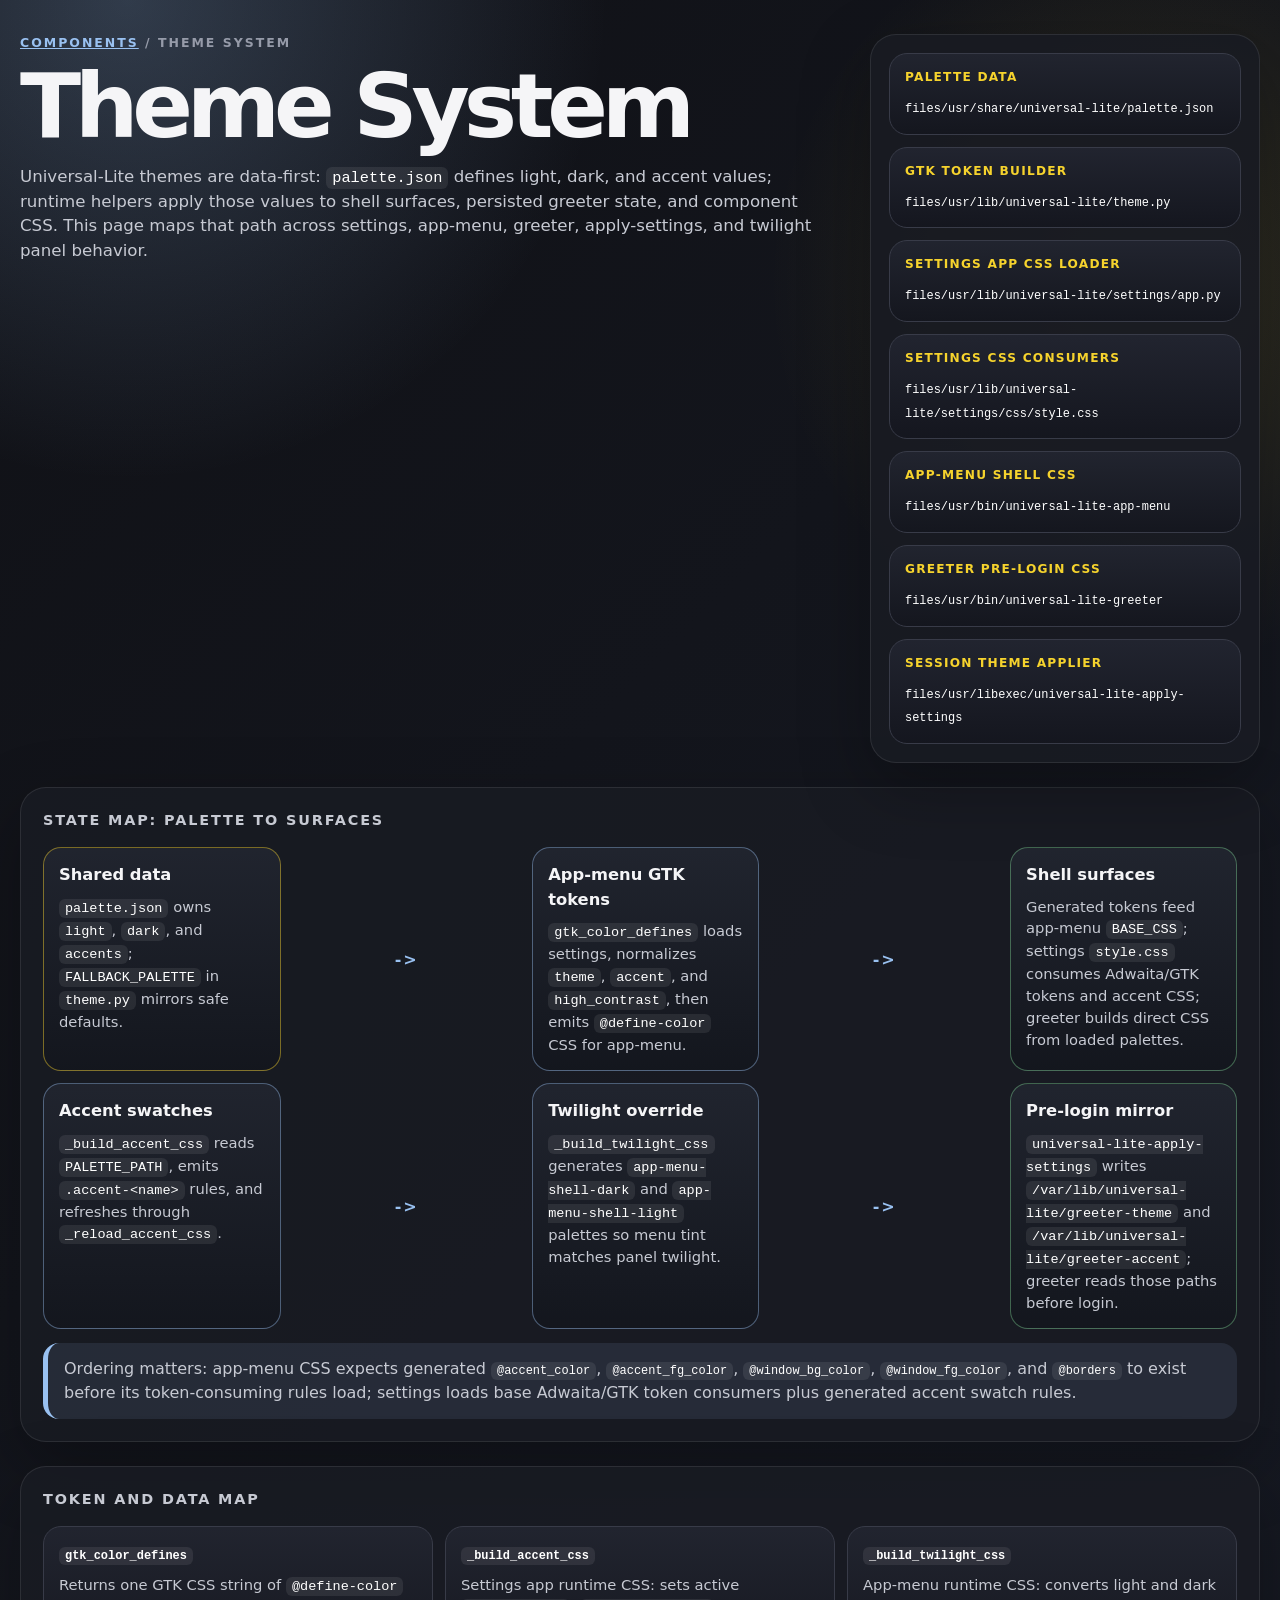
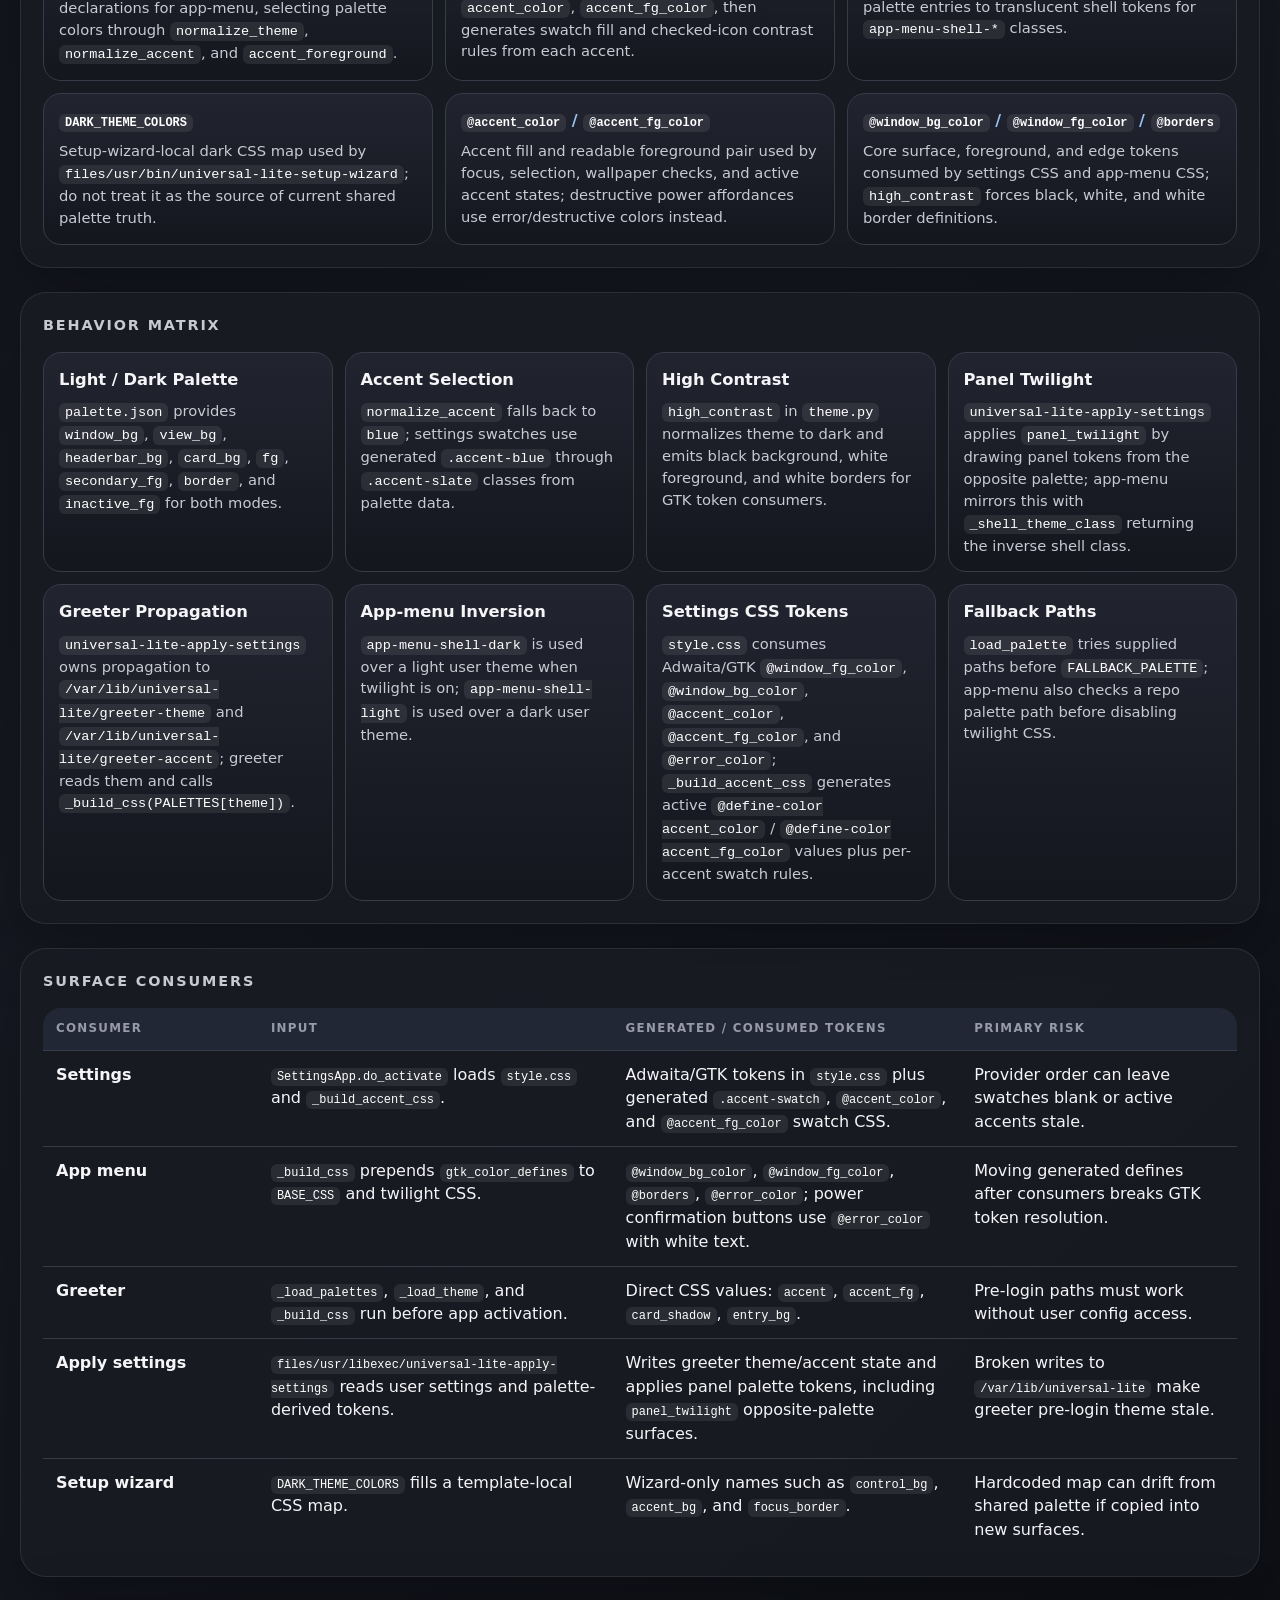
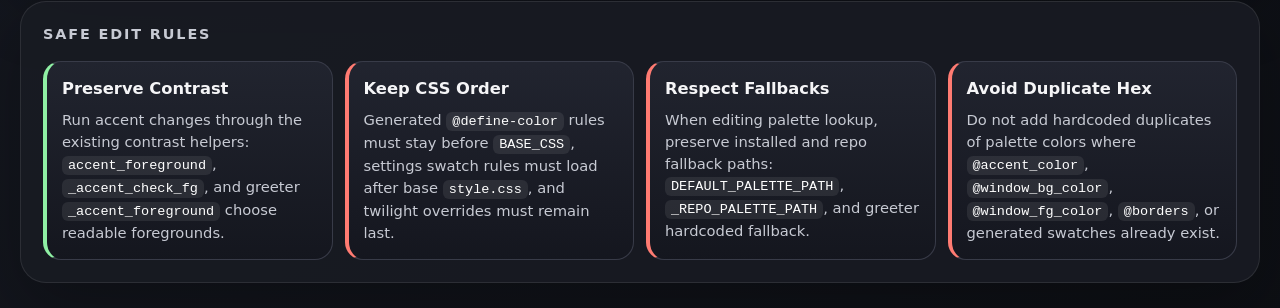
<file: docs/components/theme-system.html>
<!doctype html>
<html lang="en">
<head>
  <meta charset="utf-8">
  <meta name="viewport" content="width=device-width, initial-scale=1">
  <title>Theme System Component Documentation</title>
  <style>
    :root {
      color-scheme: dark;
      font-family: Inter, ui-sans-serif, system-ui, -apple-system, BlinkMacSystemFont, "Segoe UI", sans-serif;
      --bg: #101116;
      --panel: #191b23;
      --panel-2: #222530;
      --line: #383b48;
      --text: #f5f5f7;
      --muted: #c7cad3;
      --soft: #969ba9;
      --accent: #99c1f1;
      --accent-2: #f6d32d;
      --ok: #8ff0a4;
      --danger: #ff7b72;
    }

    * { box-sizing: border-box; }

    body {
      margin: 0;
      background:
        radial-gradient(circle at 10% 0%, rgba(153, 193, 241, 0.24), transparent 30rem),
        radial-gradient(circle at 90% 8%, rgba(246, 211, 45, 0.13), transparent 24rem),
        linear-gradient(135deg, #101116 0%, #161922 55%, #0d0f14 100%);
      color: var(--text);
      line-height: 1.48;
    }

    main {
      width: min(1240px, calc(100% - 40px));
      margin: 0 auto;
      padding: 34px 0 64px;
    }

    a { color: var(--accent); }
    p { margin: 0; }
    h1, h2, h3 { margin: 0; }

    code {
      padding: 2px 6px;
      border-radius: 6px;
      background: rgba(255, 255, 255, 0.08);
      color: #fff;
      font-size: 0.92em;
    }

    header {
      display: grid;
      grid-template-columns: minmax(0, 1fr) 390px;
      gap: 24px;
      align-items: stretch;
      margin-bottom: 24px;
    }

    .eyebrow {
      margin: 0 0 14px;
      color: var(--soft);
      font-size: 0.78rem;
      font-weight: 800;
      letter-spacing: 0.16em;
      text-transform: uppercase;
    }

    h1 {
      font-size: clamp(2.4rem, 7vw, 5.8rem);
      line-height: 0.9;
      letter-spacing: -0.07em;
    }

    h2 {
      margin-bottom: 16px;
      color: var(--muted);
      font-size: 0.9rem;
      letter-spacing: 0.13em;
      text-transform: uppercase;
    }

    h3 { margin-bottom: 8px; font-size: 1.02rem; }

    .lede {
      max-width: 820px;
      margin-top: 18px;
      color: var(--muted);
      font-size: 1.04rem;
    }

    .source-map,
    section {
      border: 1px solid rgba(255, 255, 255, 0.09);
      border-radius: 26px;
      background: rgba(25, 27, 35, 0.9);
      box-shadow: 0 24px 70px rgba(0, 0, 0, 0.28);
    }

    .source-map {
      display: grid;
      gap: 12px;
      padding: 18px;
      align-content: start;
    }

    .source-card,
    .state-card,
    .safe-card,
    .behavior-card,
    .token-card {
      padding: 15px;
      border: 1px solid var(--line);
      border-radius: 18px;
      background: linear-gradient(180deg, rgba(34, 37, 48, 0.92), rgba(20, 22, 30, 0.92));
    }

    .source-card b {
      display: block;
      margin-bottom: 8px;
      color: var(--accent-2);
      font-size: 0.76rem;
      letter-spacing: 0.1em;
      text-transform: uppercase;
    }

    .source-card code {
      display: inline;
      overflow-wrap: anywhere;
      background: transparent;
      padding: 0;
    }

    section { margin-top: 24px; padding: 22px; }

    .state-map {
      display: grid;
      grid-template-columns: 1.05fr 1fr 1fr 1fr 1fr;
      gap: 12px;
      align-items: stretch;
    }

    .state-card.source { border-color: rgba(246, 211, 45, 0.45); }
    .state-card.generated { border-color: rgba(153, 193, 241, 0.42); }
    .state-card.surface { border-color: rgba(143, 240, 164, 0.36); }

    .state-card p,
    .safe-card p,
    .behavior-card p,
    .token-card p {
      color: var(--muted);
      font-size: 0.92rem;
    }

    .arrow {
      align-self: center;
      justify-self: center;
      color: var(--accent);
      font-weight: 900;
      letter-spacing: 0.12em;
    }

    .component-grid,
    .safe-edit {
      display: grid;
      grid-template-columns: repeat(4, minmax(0, 1fr));
      gap: 12px;
    }

    .token-grid {
      display: grid;
      grid-template-columns: repeat(3, minmax(0, 1fr));
      gap: 12px;
    }

    .token-card strong {
      display: block;
      margin-bottom: 8px;
      color: var(--accent);
    }

    table {
      width: 100%;
      border-collapse: collapse;
      overflow: hidden;
      border-radius: 18px;
    }

    th, td {
      padding: 12px 13px;
      border-bottom: 1px solid var(--line);
      text-align: left;
      vertical-align: top;
    }

    th {
      background: #222735;
      color: var(--soft);
      font-size: 0.74rem;
      letter-spacing: 0.11em;
      text-transform: uppercase;
    }

    tr:last-child td { border-bottom: 0; }
    td:first-child { width: 18%; font-weight: 800; }

    .density-note {
      margin-top: 14px;
      padding: 14px 16px;
      border-left: 5px solid var(--accent);
      border-radius: 16px;
      background: rgba(153, 193, 241, 0.1);
      color: var(--muted);
    }

    .safe-card { border-left: 4px solid var(--danger); }
    .safe-card.ok { border-left-color: var(--ok); }

    @media (max-width: 980px) {
      header { grid-template-columns: 1fr; }
      .state-map,
      .component-grid,
      .safe-edit,
      .token-grid { grid-template-columns: repeat(2, minmax(0, 1fr)); }
      .arrow { display: none; }
    }

    @media (max-width: 640px) {
      main { width: min(100% - 24px, 1240px); padding-top: 24px; }
      section, .source-map { padding: 16px; border-radius: 20px; }
      .state-map,
      .component-grid,
      .safe-edit,
      .token-grid { grid-template-columns: 1fr; }
      table, thead, tbody, tr, th, td { display: block; }
      thead { display: none; }
      tr { padding: 12px 0; border-bottom: 1px solid var(--line); }
      tr:last-child { border-bottom: 0; }
      td { padding: 4px 0; border: 0; }
      td::before {
        content: attr(data-label);
        display: block;
        color: var(--soft);
        font-size: 0.7rem;
        font-weight: 800;
        letter-spacing: 0.1em;
        text-transform: uppercase;
      }
      td:first-child { width: auto; }
    }
  </style>
</head>
<body>
<main>
  <header>
    <div>
      <p class="eyebrow"><a href="index.html">Components</a> / Theme System</p>
      <h1>Theme System</h1>
      <p class="lede">Universal-Lite themes are data-first: <code>palette.json</code> defines light, dark, and accent values; runtime helpers apply those values to shell surfaces, persisted greeter state, and component CSS. This page maps that path across settings, app-menu, greeter, apply-settings, and twilight panel behavior.</p>
    </div>
    <aside class="source-map" aria-label="Theme system source map">
      <article class="source-card"><b>Palette data</b><code>files/usr/share/universal-lite/palette.json</code></article>
      <article class="source-card"><b>GTK token builder</b><code>files/usr/lib/universal-lite/theme.py</code></article>
      <article class="source-card"><b>Settings app CSS loader</b><code>files/usr/lib/universal-lite/settings/app.py</code></article>
      <article class="source-card"><b>Settings CSS consumers</b><code>files/usr/lib/universal-lite/settings/css/style.css</code></article>
      <article class="source-card"><b>App-menu shell CSS</b><code>files/usr/bin/universal-lite-app-menu</code></article>
      <article class="source-card"><b>Greeter pre-login CSS</b><code>files/usr/bin/universal-lite-greeter</code></article>
      <article class="source-card"><b>Session theme applier</b><code>files/usr/libexec/universal-lite-apply-settings</code></article>
    </aside>
  </header>

  <section aria-labelledby="state-title">
    <h2 id="state-title">State Map: Palette To Surfaces</h2>
    <div class="state-map" aria-label="Theme token relationship diagram">
      <article class="state-card source"><h3>Shared data</h3><p><code>palette.json</code> owns <code>light</code>, <code>dark</code>, and <code>accents</code>; <code>FALLBACK_PALETTE</code> in <code>theme.py</code> mirrors safe defaults.</p></article>
      <div class="arrow">-&gt;</div>
      <article class="state-card generated"><h3>App-menu GTK tokens</h3><p><code>gtk_color_defines</code> loads settings, normalizes <code>theme</code>, <code>accent</code>, and <code>high_contrast</code>, then emits <code>@define-color</code> CSS for app-menu.</p></article>
      <div class="arrow">-&gt;</div>
      <article class="state-card surface"><h3>Shell surfaces</h3><p>Generated tokens feed app-menu <code>BASE_CSS</code>; settings <code>style.css</code> consumes Adwaita/GTK tokens and accent CSS; greeter builds direct CSS from loaded palettes.</p></article>
      <article class="state-card generated"><h3>Accent swatches</h3><p><code>_build_accent_css</code> reads <code>PALETTE_PATH</code>, emits <code>.accent-&lt;name&gt;</code> rules, and refreshes through <code>_reload_accent_css</code>.</p></article>
      <div class="arrow">-&gt;</div>
      <article class="state-card generated"><h3>Twilight override</h3><p><code>_build_twilight_css</code> generates <code>app-menu-shell-dark</code> and <code>app-menu-shell-light</code> palettes so menu tint matches panel twilight.</p></article>
      <div class="arrow">-&gt;</div>
      <article class="state-card surface"><h3>Pre-login mirror</h3><p><code>universal-lite-apply-settings</code> writes <code>/var/lib/universal-lite/greeter-theme</code> and <code>/var/lib/universal-lite/greeter-accent</code>; greeter reads those paths before login.</p></article>
    </div>
    <p class="density-note">Ordering matters: app-menu CSS expects generated <code>@accent_color</code>, <code>@accent_fg_color</code>, <code>@window_bg_color</code>, <code>@window_fg_color</code>, and <code>@borders</code> to exist before its token-consuming rules load; settings loads base Adwaita/GTK token consumers plus generated accent swatch rules.</p>
  </section>

  <section aria-labelledby="token-title">
    <h2 id="token-title">Token And Data Map</h2>
    <div class="token-grid">
      <article class="token-card"><strong><code>gtk_color_defines</code></strong><p>Returns one GTK CSS string of <code>@define-color</code> declarations for app-menu, selecting palette colors through <code>normalize_theme</code>, <code>normalize_accent</code>, and <code>accent_foreground</code>.</p></article>
      <article class="token-card"><strong><code>_build_accent_css</code></strong><p>Settings app runtime CSS: sets active <code>accent_color</code>, <code>accent_fg_color</code>, then generates swatch fill and checked-icon contrast rules from each accent.</p></article>
      <article class="token-card"><strong><code>_build_twilight_css</code></strong><p>App-menu runtime CSS: converts light and dark palette entries to translucent shell tokens for <code>app-menu-shell-*</code> classes.</p></article>
      <article class="token-card"><strong><code>DARK_THEME_COLORS</code></strong><p>Setup-wizard-local dark CSS map used by <code>files/usr/bin/universal-lite-setup-wizard</code>; do not treat it as the source of current shared palette truth.</p></article>
      <article class="token-card"><strong><code>@accent_color</code> / <code>@accent_fg_color</code></strong><p>Accent fill and readable foreground pair used by focus, selection, wallpaper checks, and active accent states; destructive power affordances use error/destructive colors instead.</p></article>
      <article class="token-card"><strong><code>@window_bg_color</code> / <code>@window_fg_color</code> / <code>@borders</code></strong><p>Core surface, foreground, and edge tokens consumed by settings CSS and app-menu CSS; <code>high_contrast</code> forces black, white, and white border definitions.</p></article>
    </div>
  </section>

  <section aria-labelledby="behavior-title">
    <h2 id="behavior-title">Behavior Matrix</h2>
    <div class="component-grid" aria-label="Theme behavior coverage">
      <article class="behavior-card"><h3>Light / Dark Palette</h3><p><code>palette.json</code> provides <code>window_bg</code>, <code>view_bg</code>, <code>headerbar_bg</code>, <code>card_bg</code>, <code>fg</code>, <code>secondary_fg</code>, <code>border</code>, and <code>inactive_fg</code> for both modes.</p></article>
      <article class="behavior-card"><h3>Accent Selection</h3><p><code>normalize_accent</code> falls back to <code>blue</code>; settings swatches use generated <code>.accent-blue</code> through <code>.accent-slate</code> classes from palette data.</p></article>
      <article class="behavior-card"><h3>High Contrast</h3><p><code>high_contrast</code> in <code>theme.py</code> normalizes theme to dark and emits black background, white foreground, and white borders for GTK token consumers.</p></article>
      <article class="behavior-card"><h3>Panel Twilight</h3><p><code>universal-lite-apply-settings</code> applies <code>panel_twilight</code> by drawing panel tokens from the opposite palette; app-menu mirrors this with <code>_shell_theme_class</code> returning the inverse shell class.</p></article>
      <article class="behavior-card"><h3>Greeter Propagation</h3><p><code>universal-lite-apply-settings</code> owns propagation to <code>/var/lib/universal-lite/greeter-theme</code> and <code>/var/lib/universal-lite/greeter-accent</code>; greeter reads them and calls <code>_build_css(PALETTES[theme])</code>.</p></article>
      <article class="behavior-card"><h3>App-menu Inversion</h3><p><code>app-menu-shell-dark</code> is used over a light user theme when twilight is on; <code>app-menu-shell-light</code> is used over a dark user theme.</p></article>
      <article class="behavior-card"><h3>Settings CSS Tokens</h3><p><code>style.css</code> consumes Adwaita/GTK <code>@window_fg_color</code>, <code>@window_bg_color</code>, <code>@accent_color</code>, <code>@accent_fg_color</code>, and <code>@error_color</code>; <code>_build_accent_css</code> generates active <code>@define-color accent_color</code> / <code>@define-color accent_fg_color</code> values plus per-accent swatch rules.</p></article>
      <article class="behavior-card"><h3>Fallback Paths</h3><p><code>load_palette</code> tries supplied paths before <code>FALLBACK_PALETTE</code>; app-menu also checks a repo palette path before disabling twilight CSS.</p></article>
    </div>
  </section>

  <section aria-labelledby="surface-title">
    <h2 id="surface-title">Surface Consumers</h2>
    <table>
      <thead><tr><th>Consumer</th><th>Input</th><th>Generated / Consumed Tokens</th><th>Primary Risk</th></tr></thead>
      <tbody>
        <tr><td data-label="Consumer">Settings</td><td data-label="Input"><code>SettingsApp.do_activate</code> loads <code>style.css</code> and <code>_build_accent_css</code>.</td><td data-label="Generated / Consumed Tokens">Adwaita/GTK tokens in <code>style.css</code> plus generated <code>.accent-swatch</code>, <code>@accent_color</code>, and <code>@accent_fg_color</code> swatch CSS.</td><td data-label="Primary Risk">Provider order can leave swatches blank or active accents stale.</td></tr>
        <tr><td data-label="Consumer">App menu</td><td data-label="Input"><code>_build_css</code> prepends <code>gtk_color_defines</code> to <code>BASE_CSS</code> and twilight CSS.</td><td data-label="Generated / Consumed Tokens"><code>@window_bg_color</code>, <code>@window_fg_color</code>, <code>@borders</code>, <code>@error_color</code>; power confirmation buttons use <code>@error_color</code> with white text.</td><td data-label="Primary Risk">Moving generated defines after consumers breaks GTK token resolution.</td></tr>
        <tr><td data-label="Consumer">Greeter</td><td data-label="Input"><code>_load_palettes</code>, <code>_load_theme</code>, and <code>_build_css</code> run before app activation.</td><td data-label="Generated / Consumed Tokens">Direct CSS values: <code>accent</code>, <code>accent_fg</code>, <code>card_shadow</code>, <code>entry_bg</code>.</td><td data-label="Primary Risk">Pre-login paths must work without user config access.</td></tr>
        <tr><td data-label="Consumer">Apply settings</td><td data-label="Input"><code>files/usr/libexec/universal-lite-apply-settings</code> reads user settings and palette-derived tokens.</td><td data-label="Generated / Consumed Tokens">Writes greeter theme/accent state and applies panel palette tokens, including <code>panel_twilight</code> opposite-palette surfaces.</td><td data-label="Primary Risk">Broken writes to <code>/var/lib/universal-lite</code> make greeter pre-login theme stale.</td></tr>
        <tr><td data-label="Consumer">Setup wizard</td><td data-label="Input"><code>DARK_THEME_COLORS</code> fills a template-local CSS map.</td><td data-label="Generated / Consumed Tokens">Wizard-only names such as <code>control_bg</code>, <code>accent_bg</code>, and <code>focus_border</code>.</td><td data-label="Primary Risk">Hardcoded map can drift from shared palette if copied into new surfaces.</td></tr>
      </tbody>
    </table>
  </section>

  <section aria-labelledby="safe-title">
    <h2 id="safe-title">Safe Edit Rules</h2>
    <div class="safe-edit" aria-label="Safe theme edits">
      <article class="safe-card ok"><h3>Preserve Contrast</h3><p>Run accent changes through the existing contrast helpers: <code>accent_foreground</code>, <code>_accent_check_fg</code>, and greeter <code>_accent_foreground</code> choose readable foregrounds.</p></article>
      <article class="safe-card"><h3>Keep CSS Order</h3><p>Generated <code>@define-color</code> rules must stay before <code>BASE_CSS</code>, settings swatch rules must load after base <code>style.css</code>, and twilight overrides must remain last.</p></article>
      <article class="safe-card"><h3>Respect Fallbacks</h3><p>When editing palette lookup, preserve installed and repo fallback paths: <code>DEFAULT_PALETTE_PATH</code>, <code>_REPO_PALETTE_PATH</code>, and greeter hardcoded fallback.</p></article>
      <article class="safe-card"><h3>Avoid Duplicate Hex</h3><p>Do not add hardcoded duplicates of palette colors where <code>@accent_color</code>, <code>@window_bg_color</code>, <code>@window_fg_color</code>, <code>@borders</code>, or generated swatches already exist.</p></article>
    </div>
  </section>
</main>
</body>
</html>
</file>
